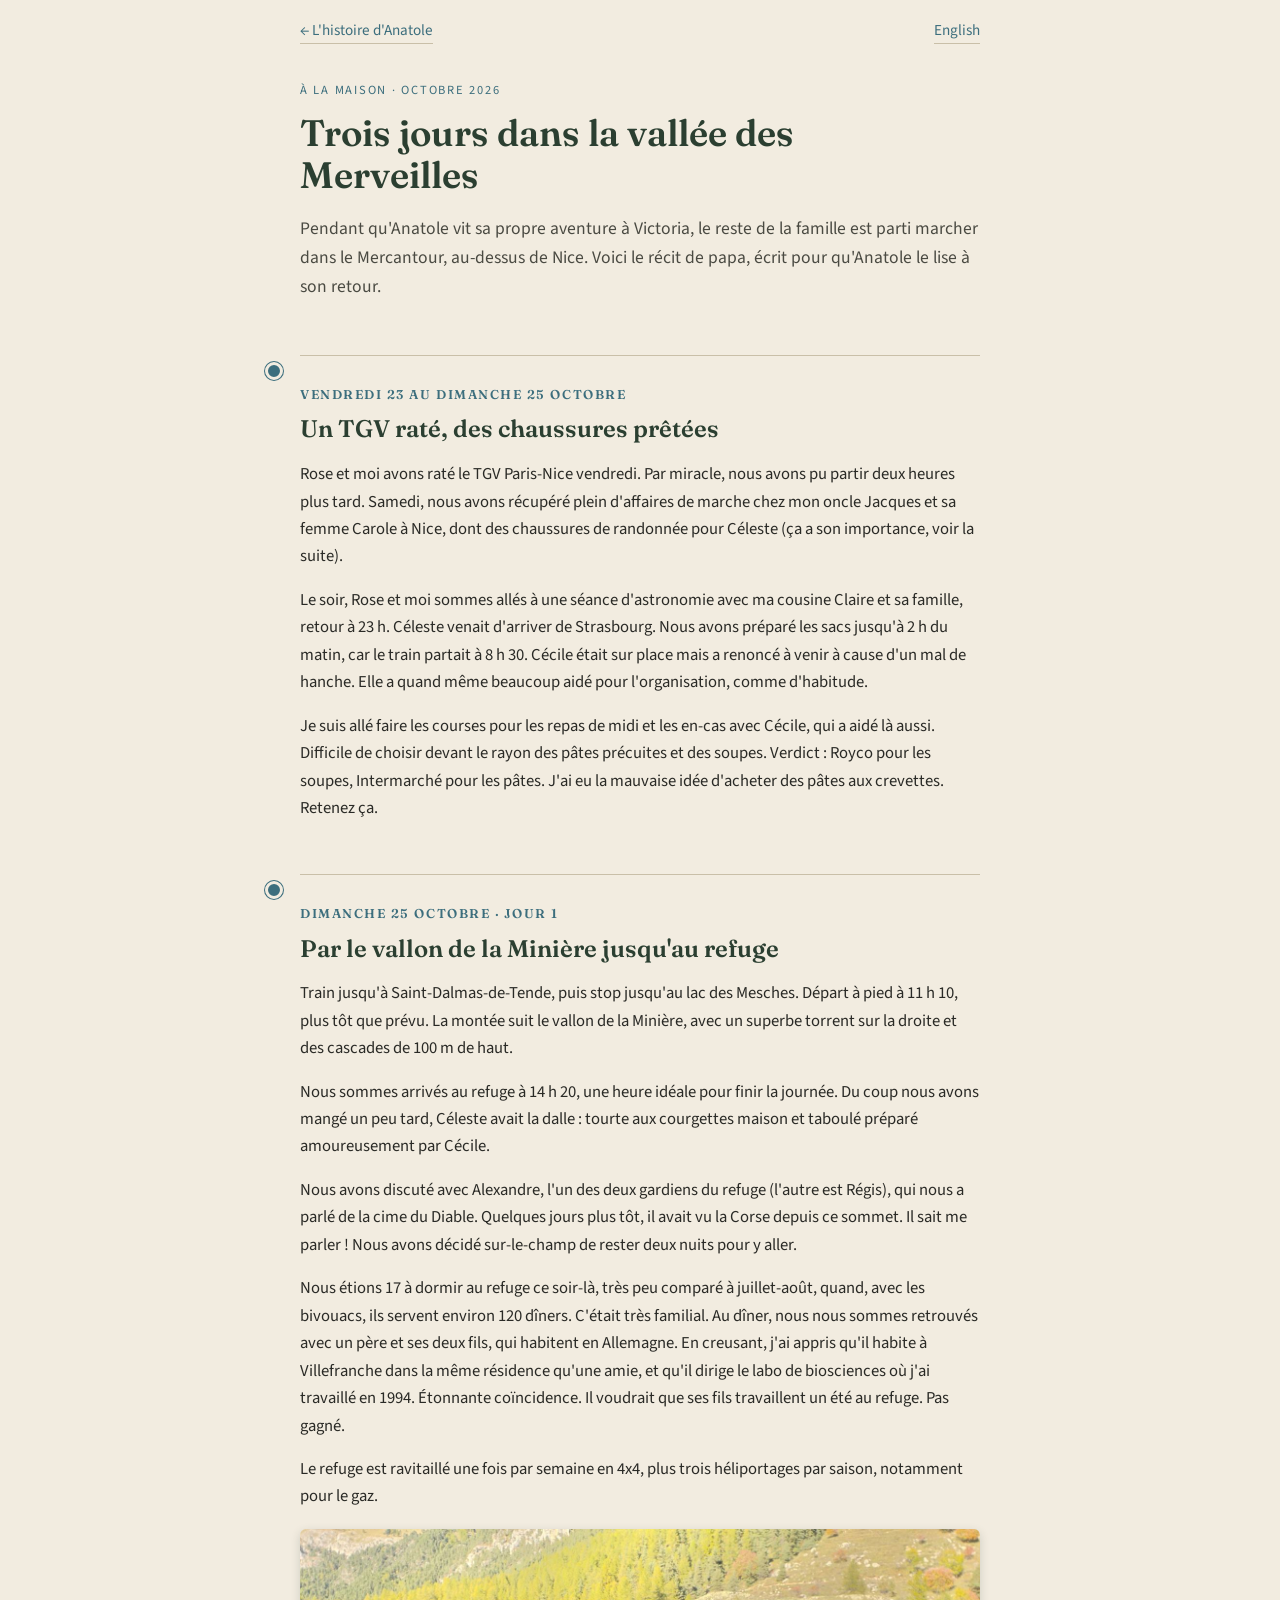
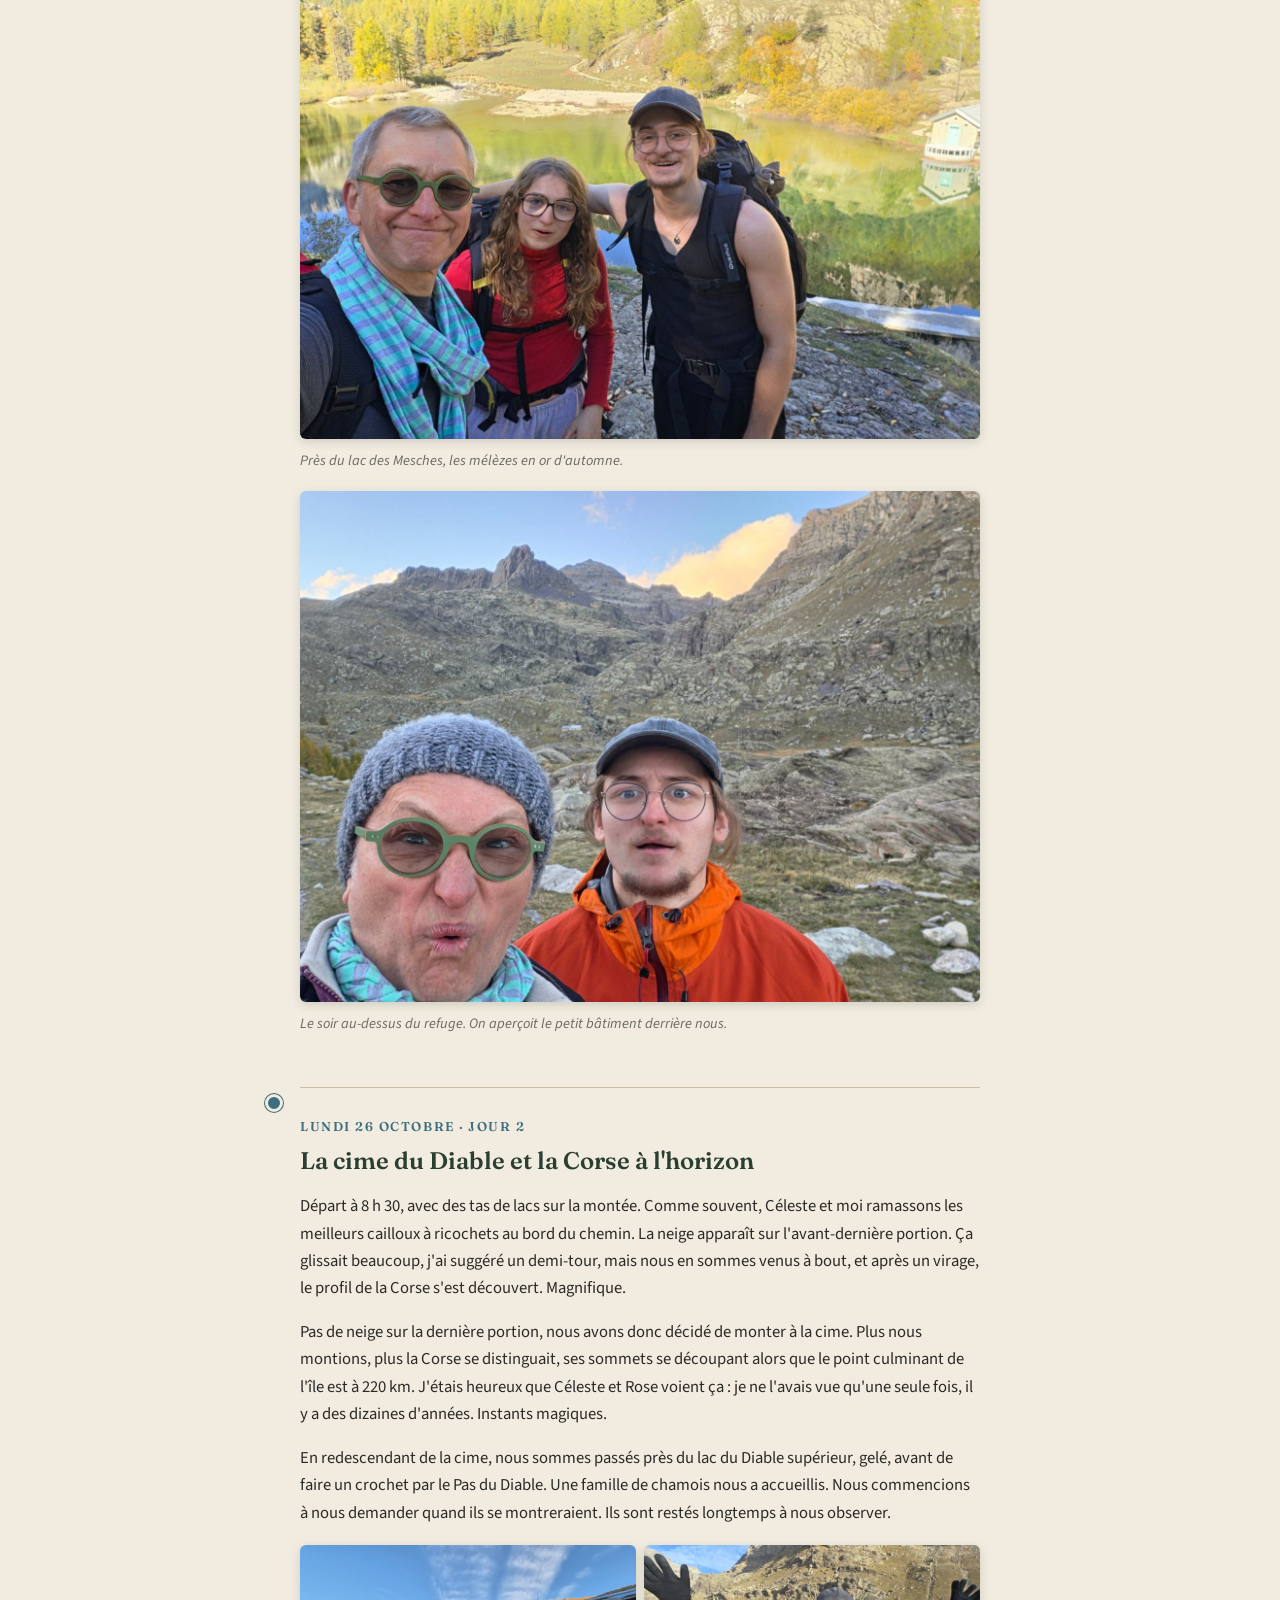
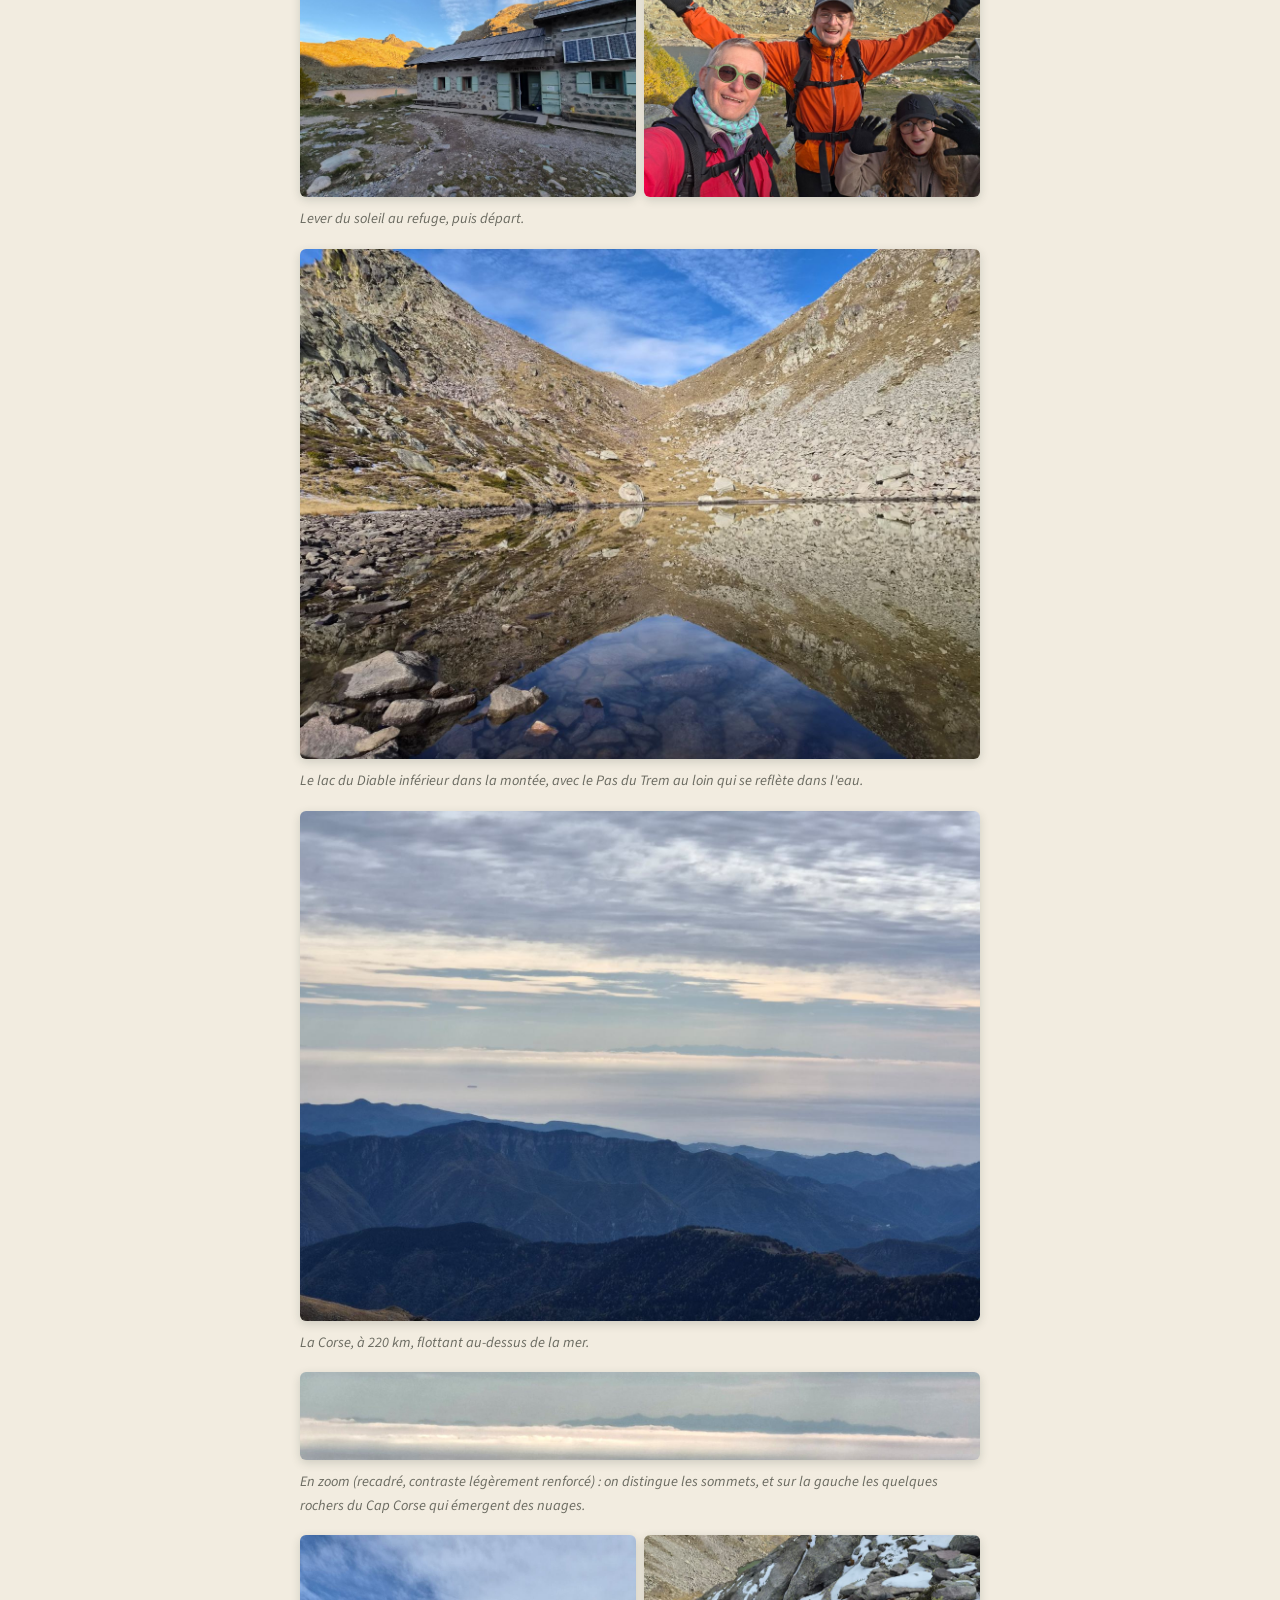
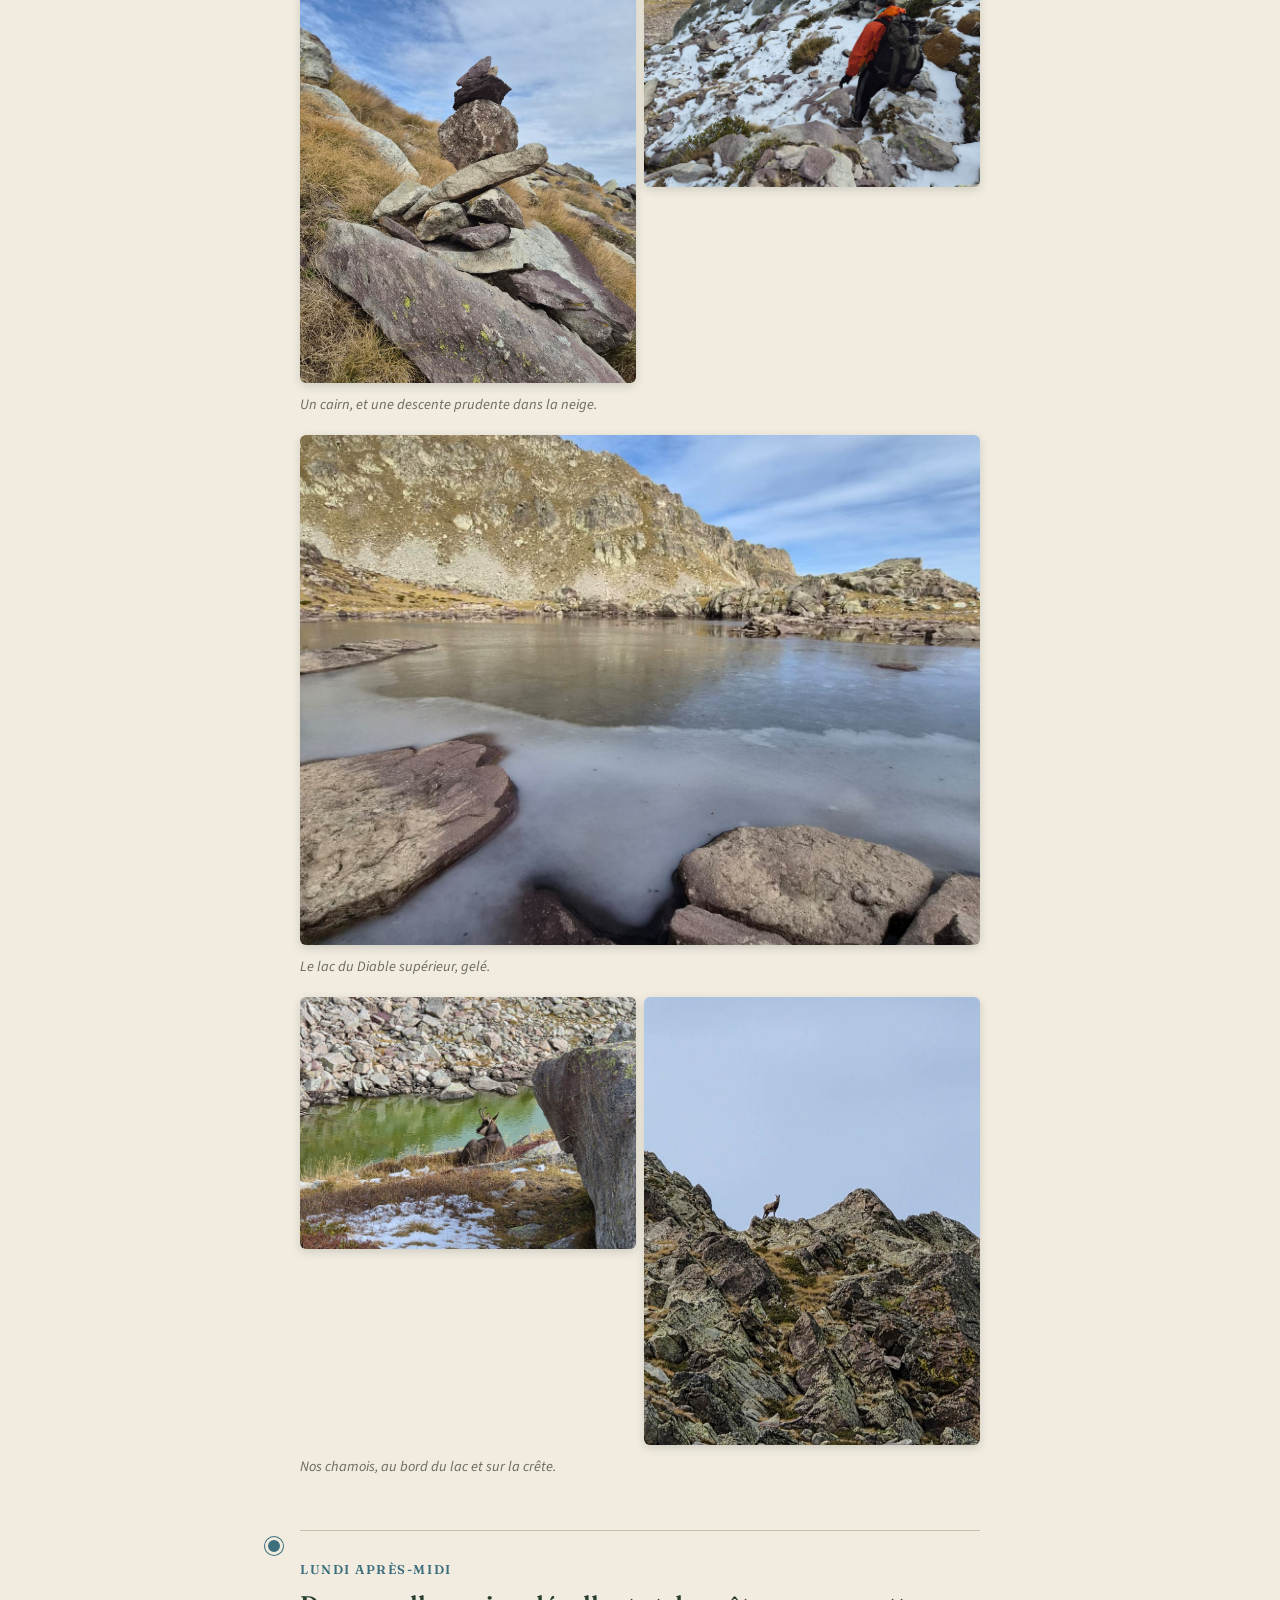
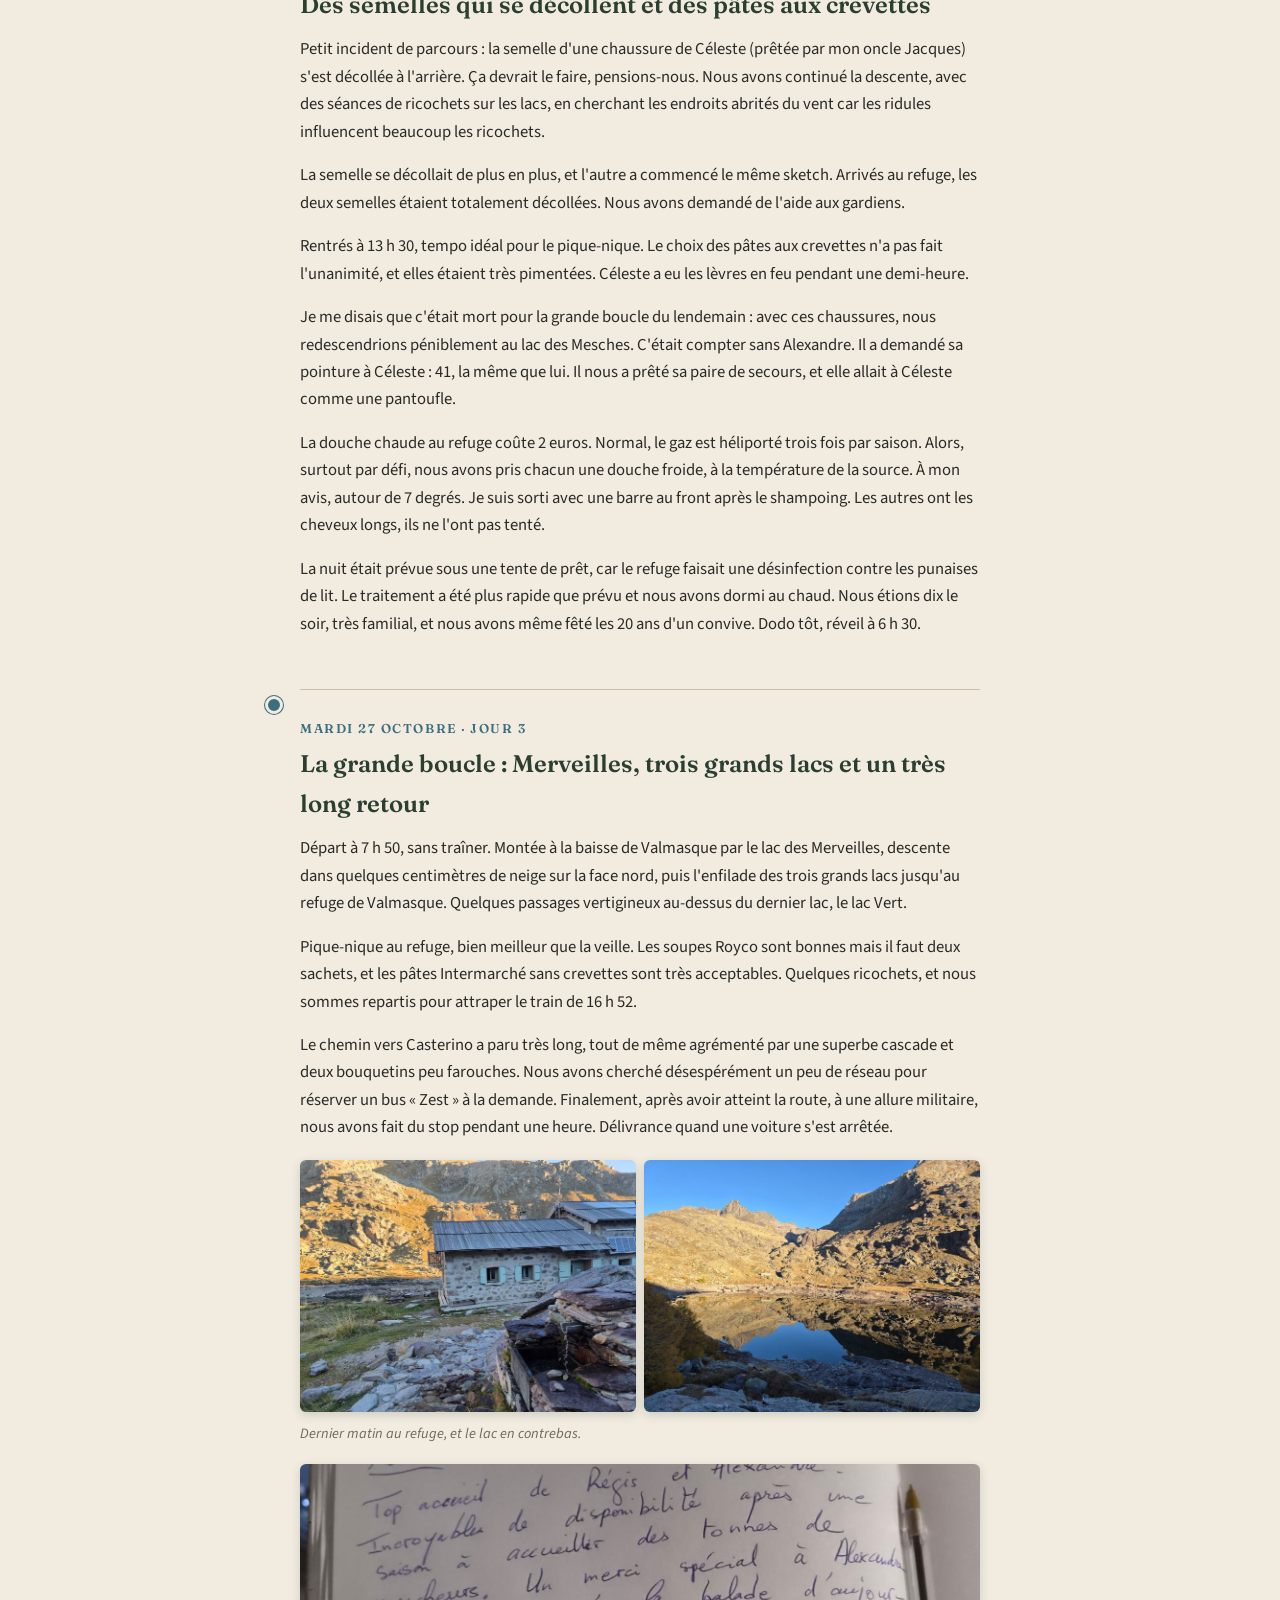
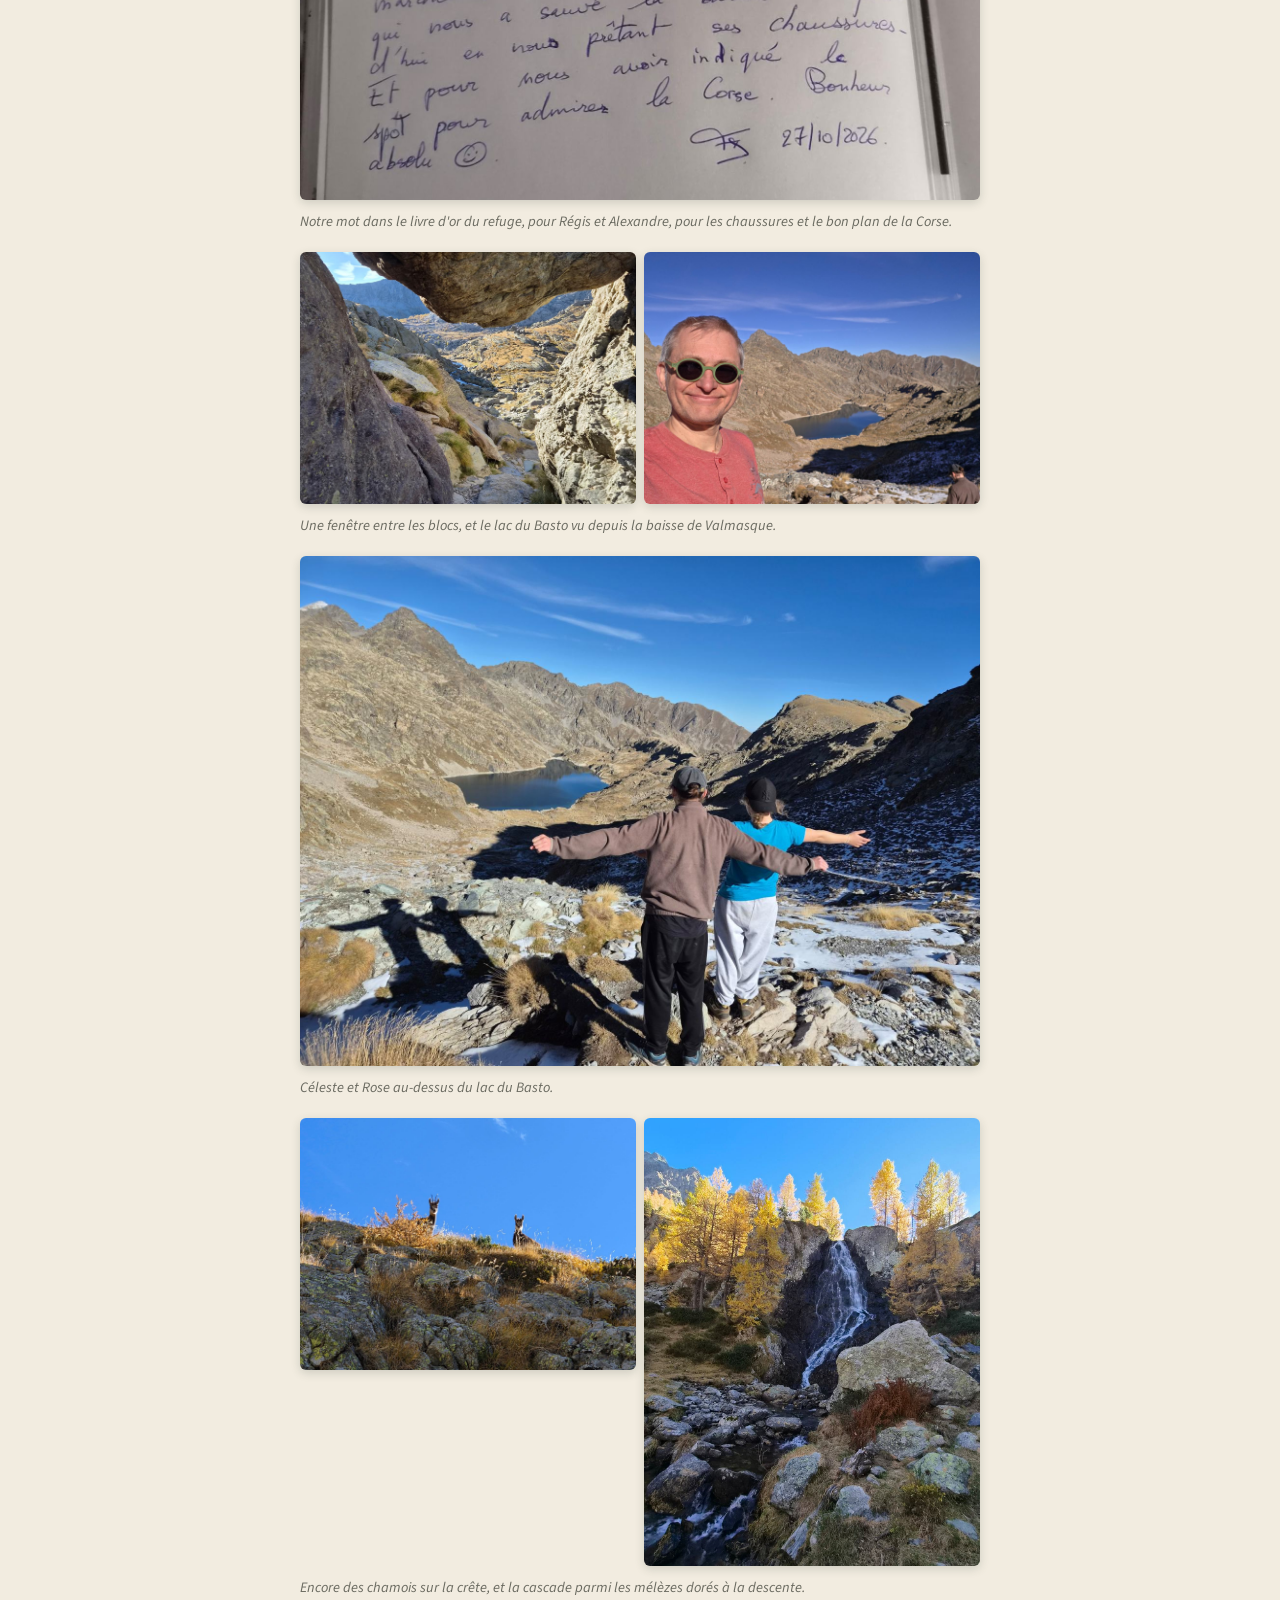
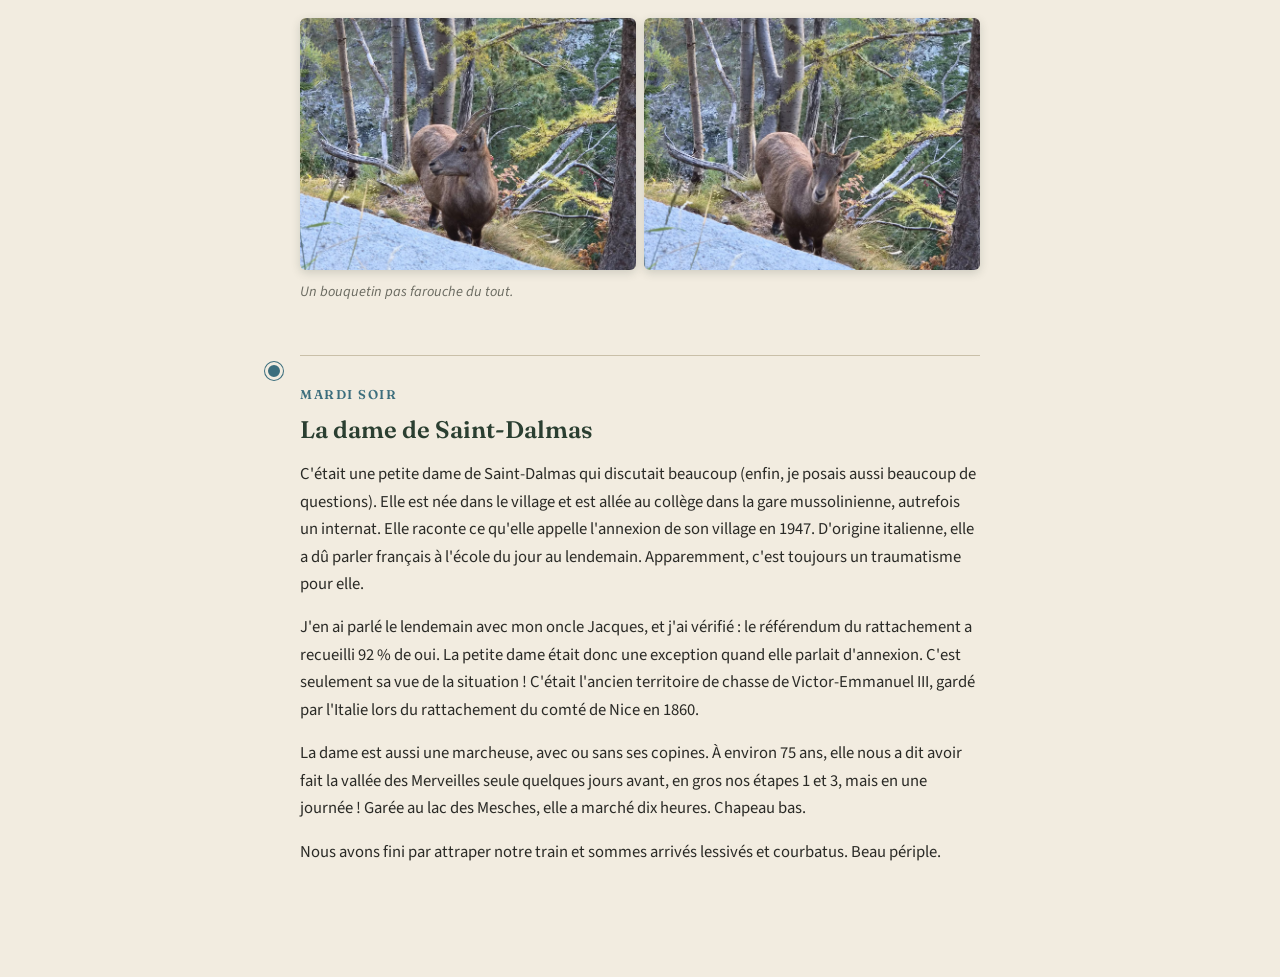
<file: merveilles-fr.html>
<!DOCTYPE html>
<html lang="fr"><head><meta charset="utf-8"><meta name="viewport" content="width=device-width,initial-scale=1">
<title>La vallée des Merveilles, une randonnée</title>
<link rel="preconnect" href="https://fonts.googleapis.com"><link rel="preconnect" href="https://fonts.gstatic.com" crossorigin>
<link href="https://fonts.googleapis.com/css2?family=Fraunces:wght@500;600&family=Source+Sans+3:wght@400;600&display=swap" rel="stylesheet">
<link rel="stylesheet" href="style.css"><link rel="stylesheet" href="merveilles.css">
</head><body class="mv">
<nav class="mv-nav"><a href="index-fr.html">← L'histoire d'Anatole</a><a href="merveilles.html">English</a></nav>
<header class="mv-hero"><div class="kicker">À la maison · octobre 2026</div><h1>Trois jours dans la vallée des Merveilles</h1><p>Pendant qu'Anatole vit sa propre aventure à Victoria, le reste de la famille est parti marcher dans le Mercantour, au-dessus de Nice. Voici le récit de papa, écrit pour qu'Anatole le lise à son retour.</p></header>
<main class="mv-main">
<div class="entry"><div class="date">Vendredi 23 au dimanche 25 octobre</div><h2>Un TGV raté, des chaussures prêtées</h2>
<p>Rose et moi avons raté le TGV Paris-Nice vendredi. Par miracle, nous avons pu partir deux heures plus tard. Samedi, nous avons récupéré plein d'affaires de marche chez mon oncle Jacques et sa femme Carole à Nice, dont des chaussures de randonnée pour Céleste (ça a son importance, voir la suite).</p>
<p>Le soir, Rose et moi sommes allés à une séance d'astronomie avec ma cousine Claire et sa famille, retour à 23 h. Céleste venait d'arriver de Strasbourg. Nous avons préparé les sacs jusqu'à 2 h du matin, car le train partait à 8 h 30. Cécile était sur place mais a renoncé à venir à cause d'un mal de hanche. Elle a quand même beaucoup aidé pour l'organisation, comme d'habitude.</p>
<p>Je suis allé faire les courses pour les repas de midi et les en-cas avec Cécile, qui a aidé là aussi. Difficile de choisir devant le rayon des pâtes précuites et des soupes. Verdict : Royco pour les soupes, Intermarché pour les pâtes. J'ai eu la mauvaise idée d'acheter des pâtes aux crevettes. Retenez ça.</p>
<!-- PHOTOS prep -->
</div>
<div class="entry"><div class="date">Dimanche 25 octobre · Jour 1</div><h2>Par le vallon de la Minière jusqu'au refuge</h2>
<p>Train jusqu'à Saint-Dalmas-de-Tende, puis stop jusqu'au lac des Mesches. Départ à pied à 11 h 10, plus tôt que prévu. La montée suit le vallon de la Minière, avec un superbe torrent sur la droite et des cascades de 100 m de haut.</p>
<p>Nous sommes arrivés au refuge à 14 h 20, une heure idéale pour finir la journée. Du coup nous avons mangé un peu tard, Céleste avait la dalle : tourte aux courgettes maison et taboulé préparé amoureusement par Cécile.</p>
<p>Nous avons discuté avec Alexandre, l'un des deux gardiens du refuge (l'autre est Régis), qui nous a parlé de la cime du Diable. Quelques jours plus tôt, il avait vu la Corse depuis ce sommet. Il sait me parler ! Nous avons décidé sur-le-champ de rester deux nuits pour y aller.</p>
<p>Nous étions 17 à dormir au refuge ce soir-là, très peu comparé à juillet-août, quand, avec les bivouacs, ils servent environ 120 dîners. C'était très familial. Au dîner, nous nous sommes retrouvés avec un père et ses deux fils, qui habitent en Allemagne. En creusant, j'ai appris qu'il habite à Villefranche dans la même résidence qu'une amie, et qu'il dirige le labo de biosciences où j'ai travaillé en 1994. Étonnante coïncidence. Il voudrait que ses fils travaillent un été au refuge. Pas gagné.</p>
<p>Le refuge est ravitaillé une fois par semaine en 4x4, plus trois héliportages par saison, notamment pour le gaz.</p>
<div class="photo-grid">
  <img class="photo" loading="lazy" src="images/mv-d1-start.jpg" alt="Papa, Rose et Céleste devant un lac entouré de mélèzes dorés">
</div>
<p class="caption">Près du lac des Mesches, les mélèzes en or d'automne.</p>
<div class="photo-grid single">
  <img class="photo" loading="lazy" src="images/mv-d1-dusk.jpg" alt="Papa et Céleste devant les hauts sommets au crépuscule, le refuge minuscule derrière">
</div>
<p class="caption">Le soir au-dessus du refuge. On aperçoit le petit bâtiment derrière nous.</p>
</div>
<div class="entry"><div class="date">Lundi 26 octobre · Jour 2</div><h2>La cime du Diable et la Corse à l'horizon</h2>
<p>Départ à 8 h 30, avec des tas de lacs sur la montée. Comme souvent, Céleste et moi ramassons les meilleurs cailloux à ricochets au bord du chemin. La neige apparaît sur l'avant-dernière portion. Ça glissait beaucoup, j'ai suggéré un demi-tour, mais nous en sommes venus à bout, et après un virage, le profil de la Corse s'est découvert. Magnifique.</p>
<p>Pas de neige sur la dernière portion, nous avons donc décidé de monter à la cime. Plus nous montions, plus la Corse se distinguait, ses sommets se découpant alors que le point culminant de l'île est à 220 km. J'étais heureux que Céleste et Rose voient ça : je ne l'avais vue qu'une seule fois, il y a des dizaines d'années. Instants magiques.</p>
<p>En redescendant de la cime, nous sommes passés près du lac du Diable supérieur, gelé, avant de faire un crochet par le Pas du Diable. Une famille de chamois nous a accueillis. Nous commencions à nous demander quand ils se montreraient. Ils sont restés longtemps à nous observer.</p>
<div class="photo-grid">
  <img class="photo" loading="lazy" src="images/mv-d2-refuge.jpg" alt="Le refuge des Merveilles au lever du soleil, les sommets orangés">
  <img class="photo" loading="lazy" src="images/mv-d2-wave.jpg" alt="Papa, Céleste et Rose qui font coucou, le lac et le refuge derrière">
</div>
<p class="caption">Lever du soleil au refuge, puis départ.</p>
<div class="photo-grid single">
  <img class="photo" loading="lazy" src="images/mv-d2-mirror.jpg" alt="Un lac de montagne reflétant parfaitement la vallée et le ciel">
</div>
<p class="caption">Le lac du Diable inférieur dans la montée, avec le Pas du Trem au loin qui se reflète dans l'eau.</p>
<div class="photo-grid single">
  <img class="photo" loading="lazy" src="images/mv-d2-corsica.jpg" alt="Le profil lointain de la Corse au-dessus d'un banc de nuages sur la mer">
</div>
<p class="caption">La Corse, à 220 km, flottant au-dessus de la mer.</p>
<div class="photo-grid single">
  <img class="photo" loading="lazy" src="images/mv-d2-corsica-zoom.jpg" alt="Gros plan sur les montagnes de Corse au-dessus d'un banc de nuages, vues à 220 km">
</div>
<p class="caption">En zoom (recadré, contraste légèrement renforcé) : on distingue les sommets, et sur la gauche les quelques rochers du Cap Corse qui émergent des nuages.</p>
<div class="photo-grid">
  <img class="photo" loading="lazy" src="images/mv-d2-cairn.jpg" alt="Un cairn de pierres plates sur le flanc de la montagne">
  <img class="photo" loading="lazy" src="images/mv-d2-snow.jpg" alt="Céleste qui descend sur des rochers et des plaques de neige">
</div>
<p class="caption">Un cairn, et une descente prudente dans la neige.</p>
<div class="photo-grid single">
  <img class="photo" loading="lazy" src="images/mv-d2-frozen.jpg" alt="Un lac de montagne en partie recouvert d'une fine couche de glace, une crête rocheuse derrière">
</div>
<p class="caption">Le lac du Diable supérieur, gelé.</p>
<div class="photo-grid">
  <img class="photo" loading="lazy" src="images/mv-d2-chamois1.jpg" alt="Un chamois au repos au bord d'un lac vert">
  <img class="photo" loading="lazy" src="images/mv-d2-chamois2.jpg" alt="Un chamois debout sur une crête rocheuse, contre le ciel">
</div>
<p class="caption">Nos chamois, au bord du lac et sur la crête.</p>
</div>
<div class="entry"><div class="date">Lundi après-midi</div><h2>Des semelles qui se décollent et des pâtes aux crevettes</h2>
<p>Petit incident de parcours : la semelle d'une chaussure de Céleste (prêtée par mon oncle Jacques) s'est décollée à l'arrière. Ça devrait le faire, pensions-nous. Nous avons continué la descente, avec des séances de ricochets sur les lacs, en cherchant les endroits abrités du vent car les ridules influencent beaucoup les ricochets.</p>
<p>La semelle se décollait de plus en plus, et l'autre a commencé le même sketch. Arrivés au refuge, les deux semelles étaient totalement décollées. Nous avons demandé de l'aide aux gardiens.</p>
<p>Rentrés à 13 h 30, tempo idéal pour le pique-nique. Le choix des pâtes aux crevettes n'a pas fait l'unanimité, et elles étaient très pimentées. Céleste a eu les lèvres en feu pendant une demi-heure.</p>
<p>Je me disais que c'était mort pour la grande boucle du lendemain : avec ces chaussures, nous redescendrions péniblement au lac des Mesches. C'était compter sans Alexandre. Il a demandé sa pointure à Céleste : 41, la même que lui. Il nous a prêté sa paire de secours, et elle allait à Céleste comme une pantoufle.</p>
<p>La douche chaude au refuge coûte 2 euros. Normal, le gaz est héliporté trois fois par saison. Alors, surtout par défi, nous avons pris chacun une douche froide, à la température de la source. À mon avis, autour de 7 degrés. Je suis sorti avec une barre au front après le shampoing. Les autres ont les cheveux longs, ils ne l'ont pas tenté.</p>
<p>La nuit était prévue sous une tente de prêt, car le refuge faisait une désinfection contre les punaises de lit. Le traitement a été plus rapide que prévu et nous avons dormi au chaud. Nous étions dix le soir, très familial, et nous avons même fêté les 20 ans d'un convive. Dodo tôt, réveil à 6 h 30.</p>
<!-- PHOTOS day2b -->
</div>
<div class="entry"><div class="date">Mardi 27 octobre · Jour 3</div><h2>La grande boucle : Merveilles, trois grands lacs et un très long retour</h2>
<p>Départ à 7 h 50, sans traîner. Montée à la baisse de Valmasque par le lac des Merveilles, descente dans quelques centimètres de neige sur la face nord, puis l'enfilade des trois grands lacs jusqu'au refuge de Valmasque. Quelques passages vertigineux au-dessus du dernier lac, le lac Vert.</p>
<p>Pique-nique au refuge, bien meilleur que la veille. Les soupes Royco sont bonnes mais il faut deux sachets, et les pâtes Intermarché sans crevettes sont très acceptables. Quelques ricochets, et nous sommes repartis pour attraper le train de 16 h 52.</p>
<p>Le chemin vers Casterino a paru très long, tout de même agrémenté par une superbe cascade et deux bouquetins peu farouches. Nous avons cherché désespérément un peu de réseau pour réserver un bus « Zest » à la demande. Finalement, après avoir atteint la route, à une allure militaire, nous avons fait du stop pendant une heure. Délivrance quand une voiture s'est arrêtée.</p>
<div class="photo-grid">
  <img class="photo" loading="lazy" src="images/mv-d3-fountain.jpg" alt="Le refuge au lever du soleil, avec la fontaine en pierre au premier plan">
  <img class="photo" loading="lazy" src="images/mv-d3-lake.jpg" alt="Un lac calme qui reflète des versants dorés, le refuge minuscule au loin">
</div>
<p class="caption">Dernier matin au refuge, et le lac en contrebas.</p>
<div class="photo-grid single">
  <img class="photo" loading="lazy" src="images/mv-d3-guestbook.jpg" alt="Mot de remerciement manuscrit dans le livre d'or du refuge">
</div>
<p class="caption">Notre mot dans le livre d'or du refuge, pour Régis et Alexandre, pour les chaussures et le bon plan de la Corse.</p>
<div class="photo-grid">
  <img class="photo" loading="lazy" src="images/mv-d3-arch.jpg" alt="Vue sur la vallée entre deux énormes blocs de rocher">
  <img class="photo" loading="lazy" src="images/mv-d3-selfie.jpg" alt="Papa en lunettes de soleil, un lac de montagne et des sommets derrière lui">
</div>
<p class="caption">Une fenêtre entre les blocs, et le lac du Basto vu depuis la baisse de Valmasque.</p>
<div class="photo-grid single">
  <img class="photo" loading="lazy" src="images/mv-d3-arms.jpg" alt="Céleste et Rose de dos, bras écartés au-dessus d'un lac de montagne, leurs ombres sur les rochers">
</div>
<p class="caption">Céleste et Rose au-dessus du lac du Basto.</p>
<div class="photo-grid">
  <img class="photo" loading="lazy" src="images/mv-d3-chamois.jpg" alt="Deux chamois qui regardent depuis une crête herbeuse, sur un ciel bleu profond">
  <img class="photo" loading="lazy" src="images/mv-d3-waterfall.jpg" alt="Une cascade entourée de mélèzes dorés sous un ciel bleu">
</div>
<p class="caption">Encore des chamois sur la crête, et la cascade parmi les mélèzes dorés à la descente.</p>
<div class="photo-grid">
  <img class="photo" loading="lazy" src="images/mv-d3-ibex1.jpg" alt="Un bouquetin sur le flanc de la montagne, parmi les mélèzes">
  <img class="photo" loading="lazy" src="images/mv-d3-ibex2.jpg" alt="Le même bouquetin qui regarde droit vers l'appareil photo">
</div>
<p class="caption">Un bouquetin pas farouche du tout.</p>
</div>
<div class="entry"><div class="date">Mardi soir</div><h2>La dame de Saint-Dalmas</h2>
<p>C'était une petite dame de Saint-Dalmas qui discutait beaucoup (enfin, je posais aussi beaucoup de questions). Elle est née dans le village et est allée au collège dans la gare mussolinienne, autrefois un internat. Elle raconte ce qu'elle appelle l'annexion de son village en 1947. D'origine italienne, elle a dû parler français à l'école du jour au lendemain. Apparemment, c'est toujours un traumatisme pour elle.</p>
<p>J'en ai parlé le lendemain avec mon oncle Jacques, et j'ai vérifié : le référendum du rattachement a recueilli 92 % de oui. La petite dame était donc une exception quand elle parlait d'annexion. C'est seulement sa vue de la situation ! C'était l'ancien territoire de chasse de Victor-Emmanuel III, gardé par l'Italie lors du rattachement du comté de Nice en 1860.</p>
<p>La dame est aussi une marcheuse, avec ou sans ses copines. À environ 75 ans, elle nous a dit avoir fait la vallée des Merveilles seule quelques jours avant, en gros nos étapes 1 et 3, mais en une journée ! Garée au lac des Mesches, elle a marché dix heures. Chapeau bas.</p>
<p>Nous avons fini par attraper notre train et sommes arrivés lessivés et courbatus. Beau périple.</p>
<!-- PHOTOS end -->
</div>

</main>
<script src="lb.js"></script>
</body></html>
</file>
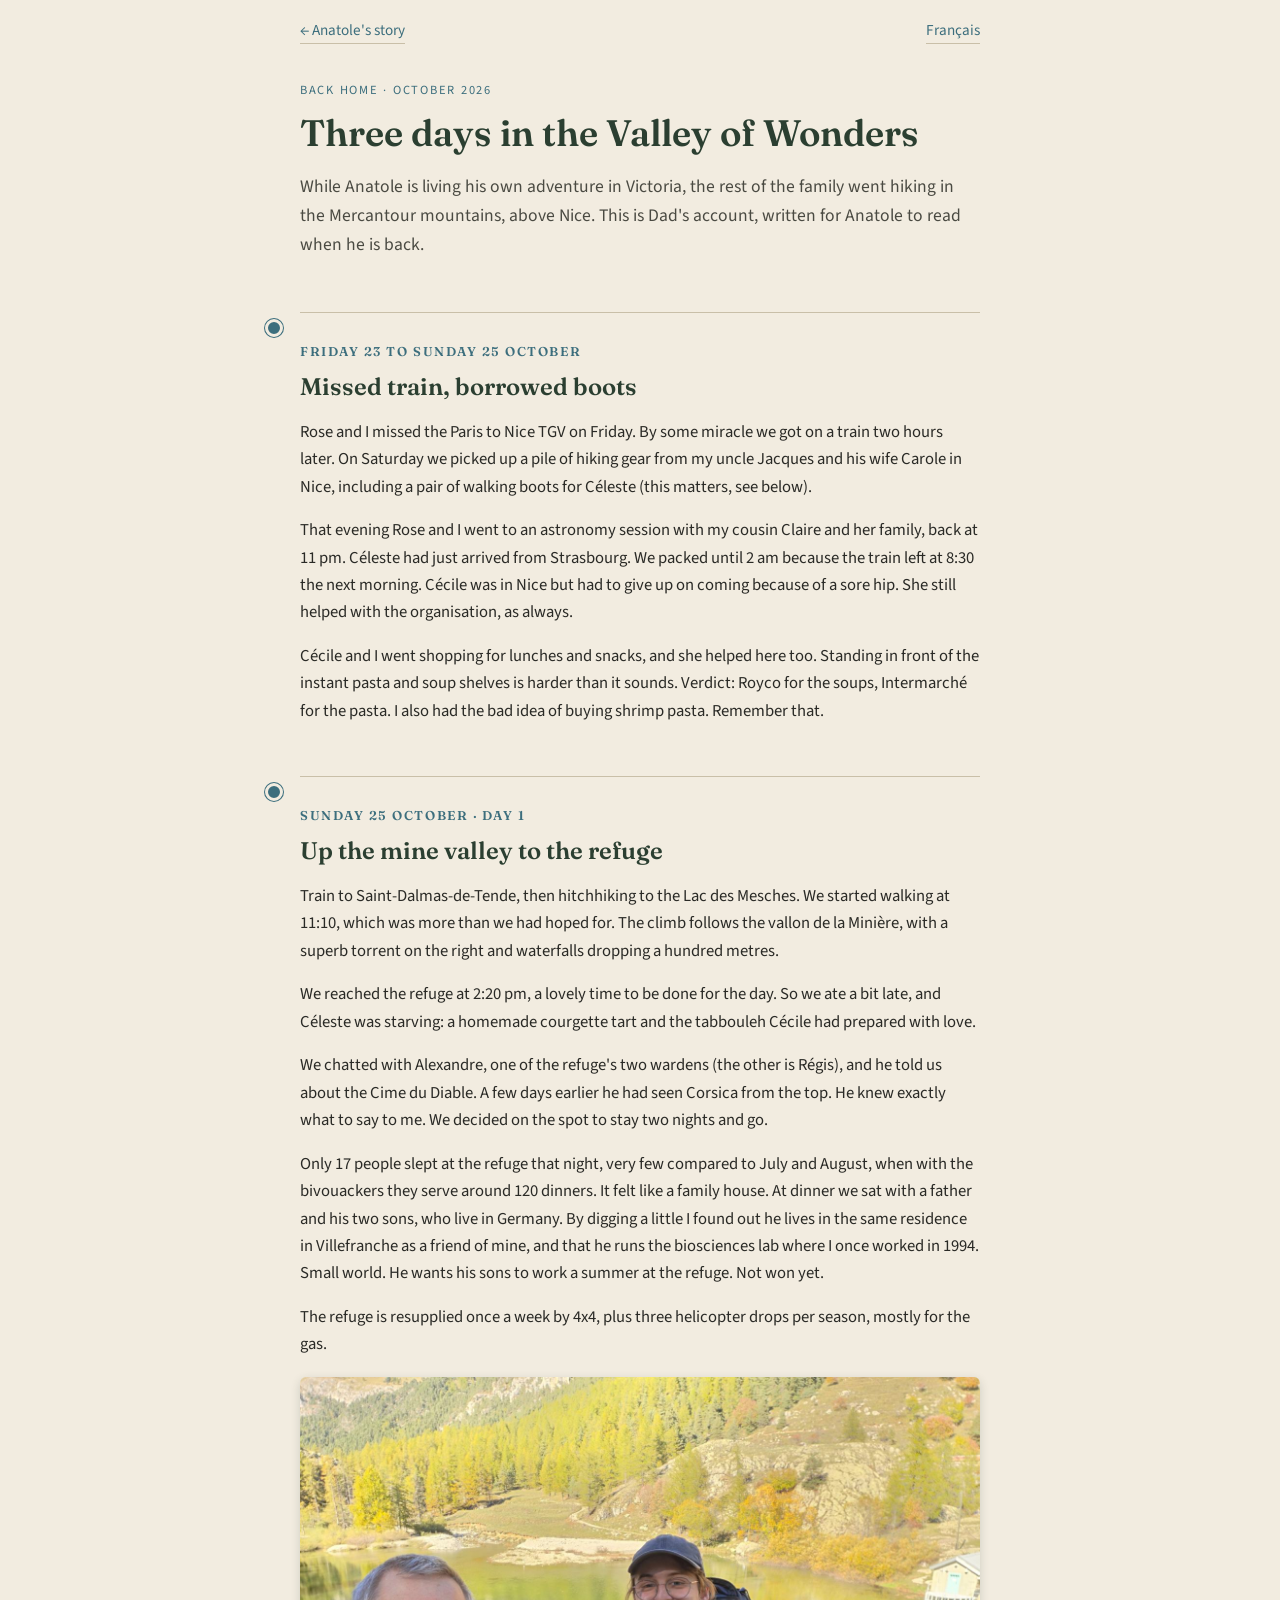
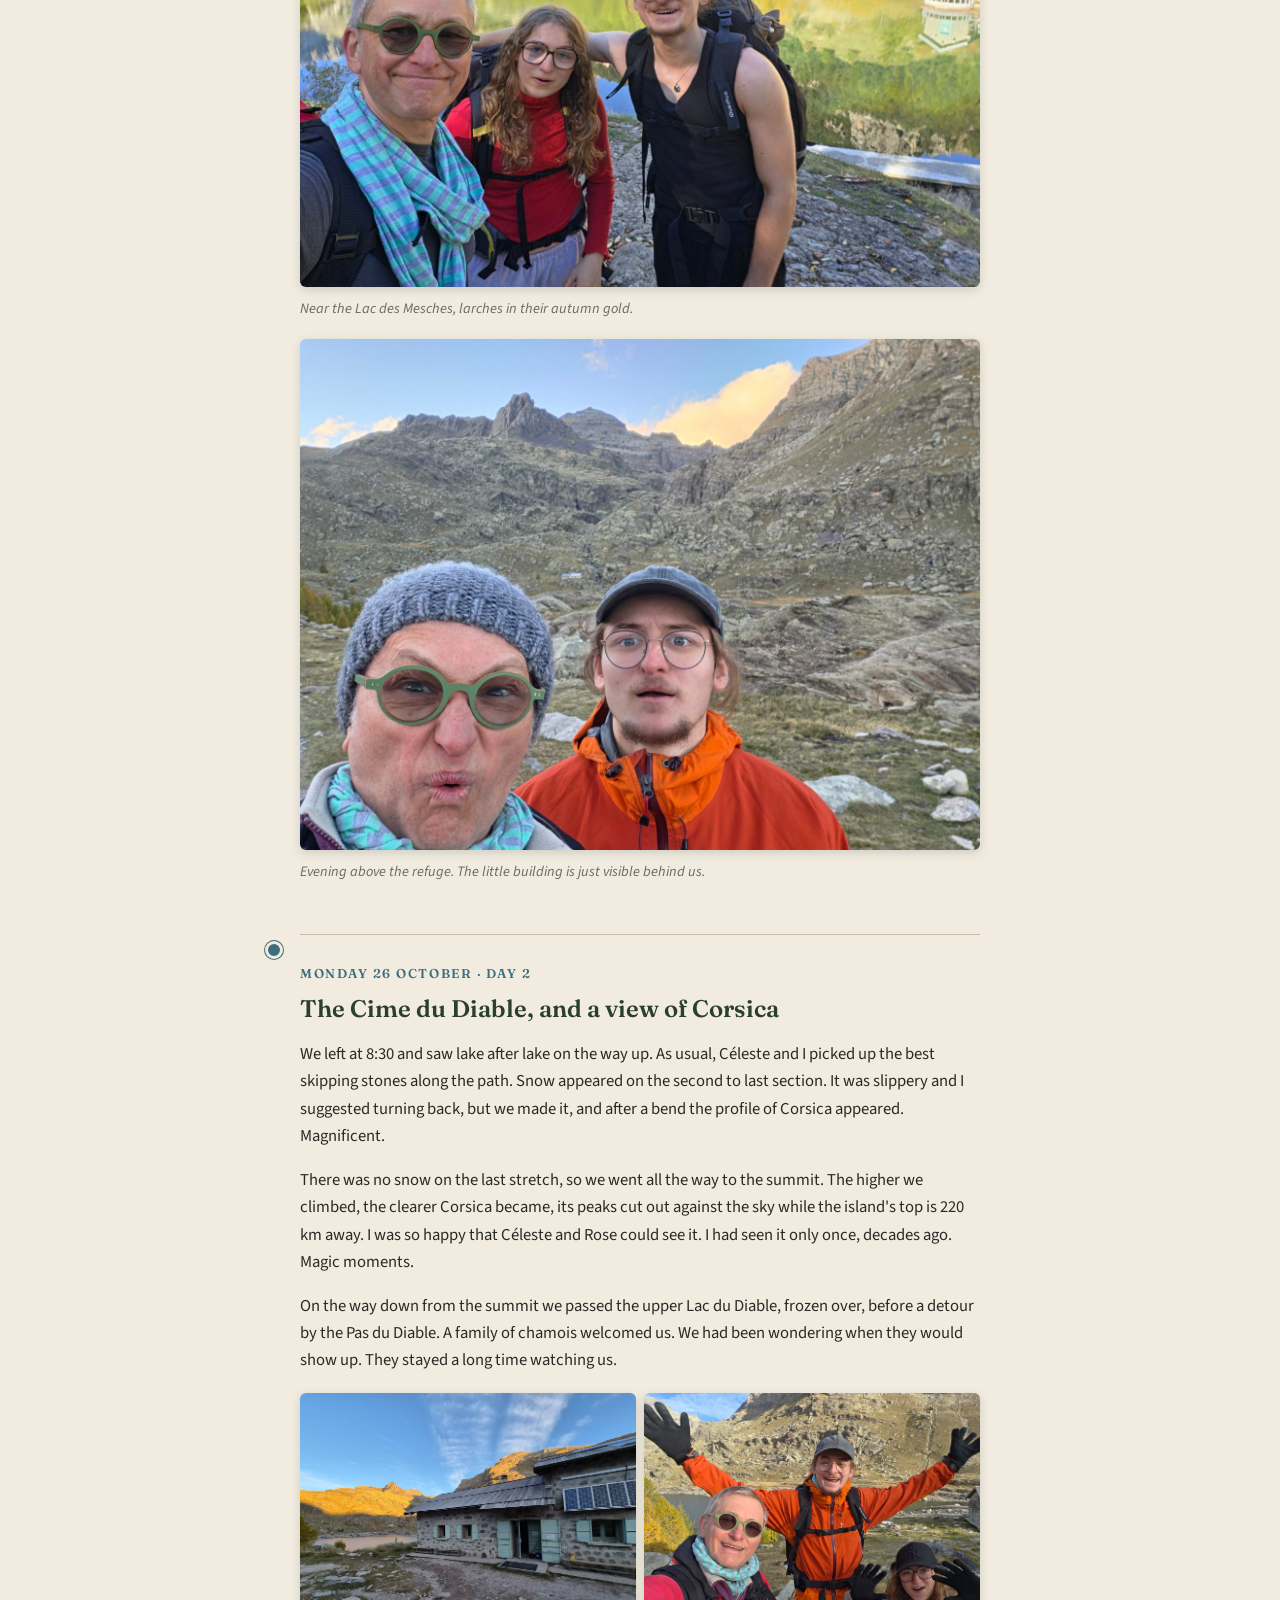
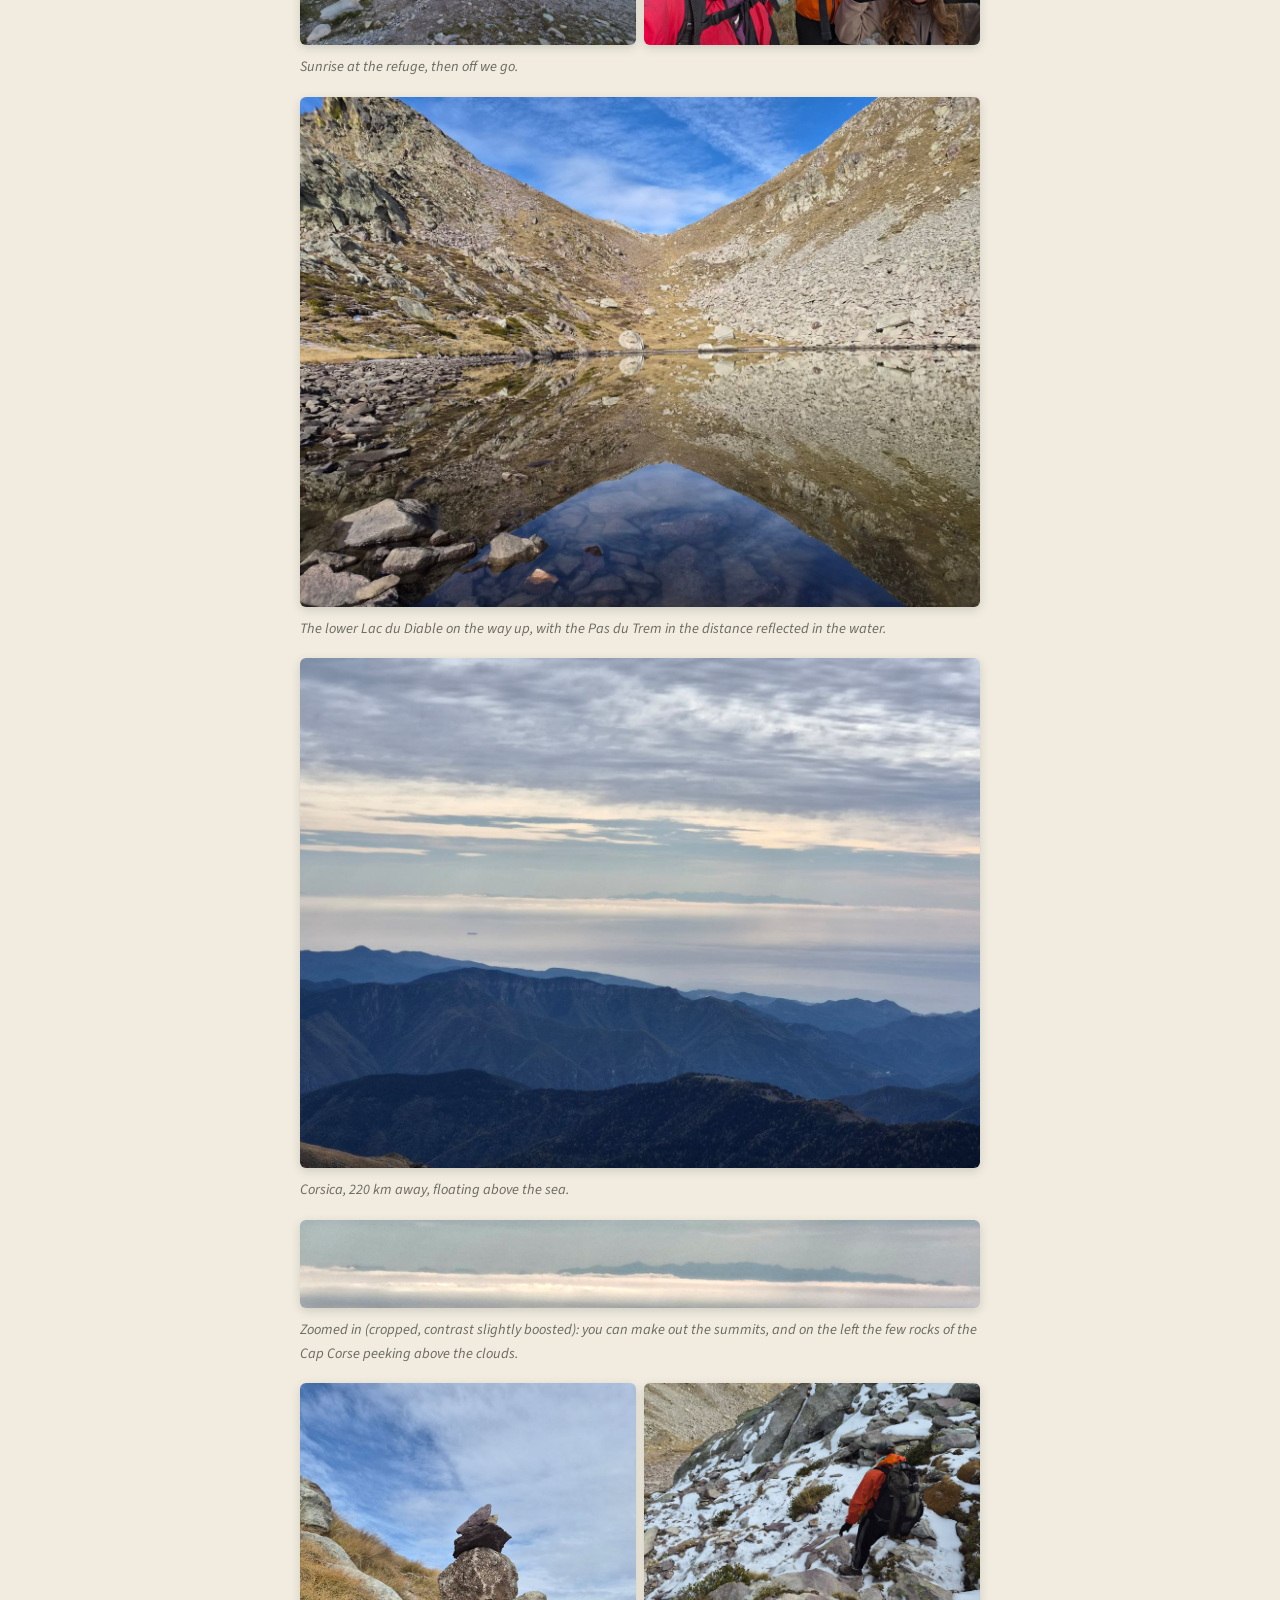
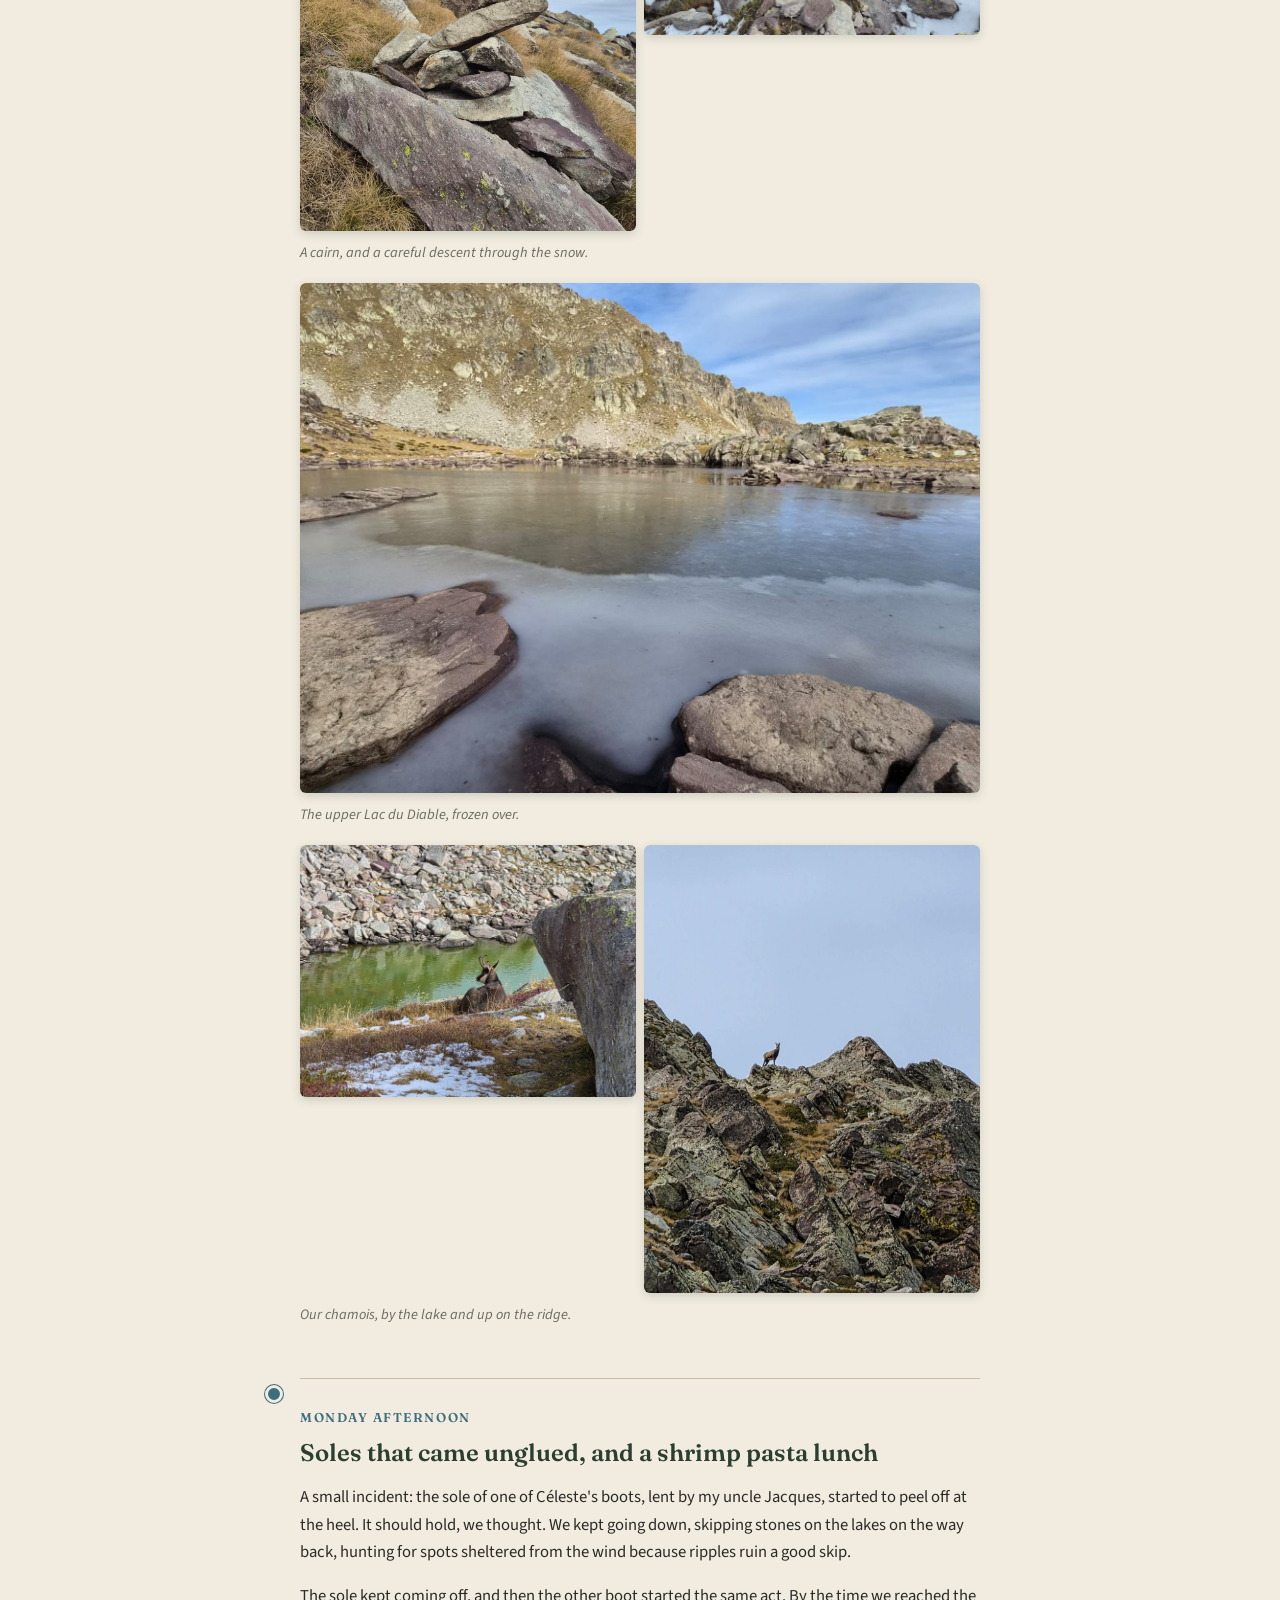
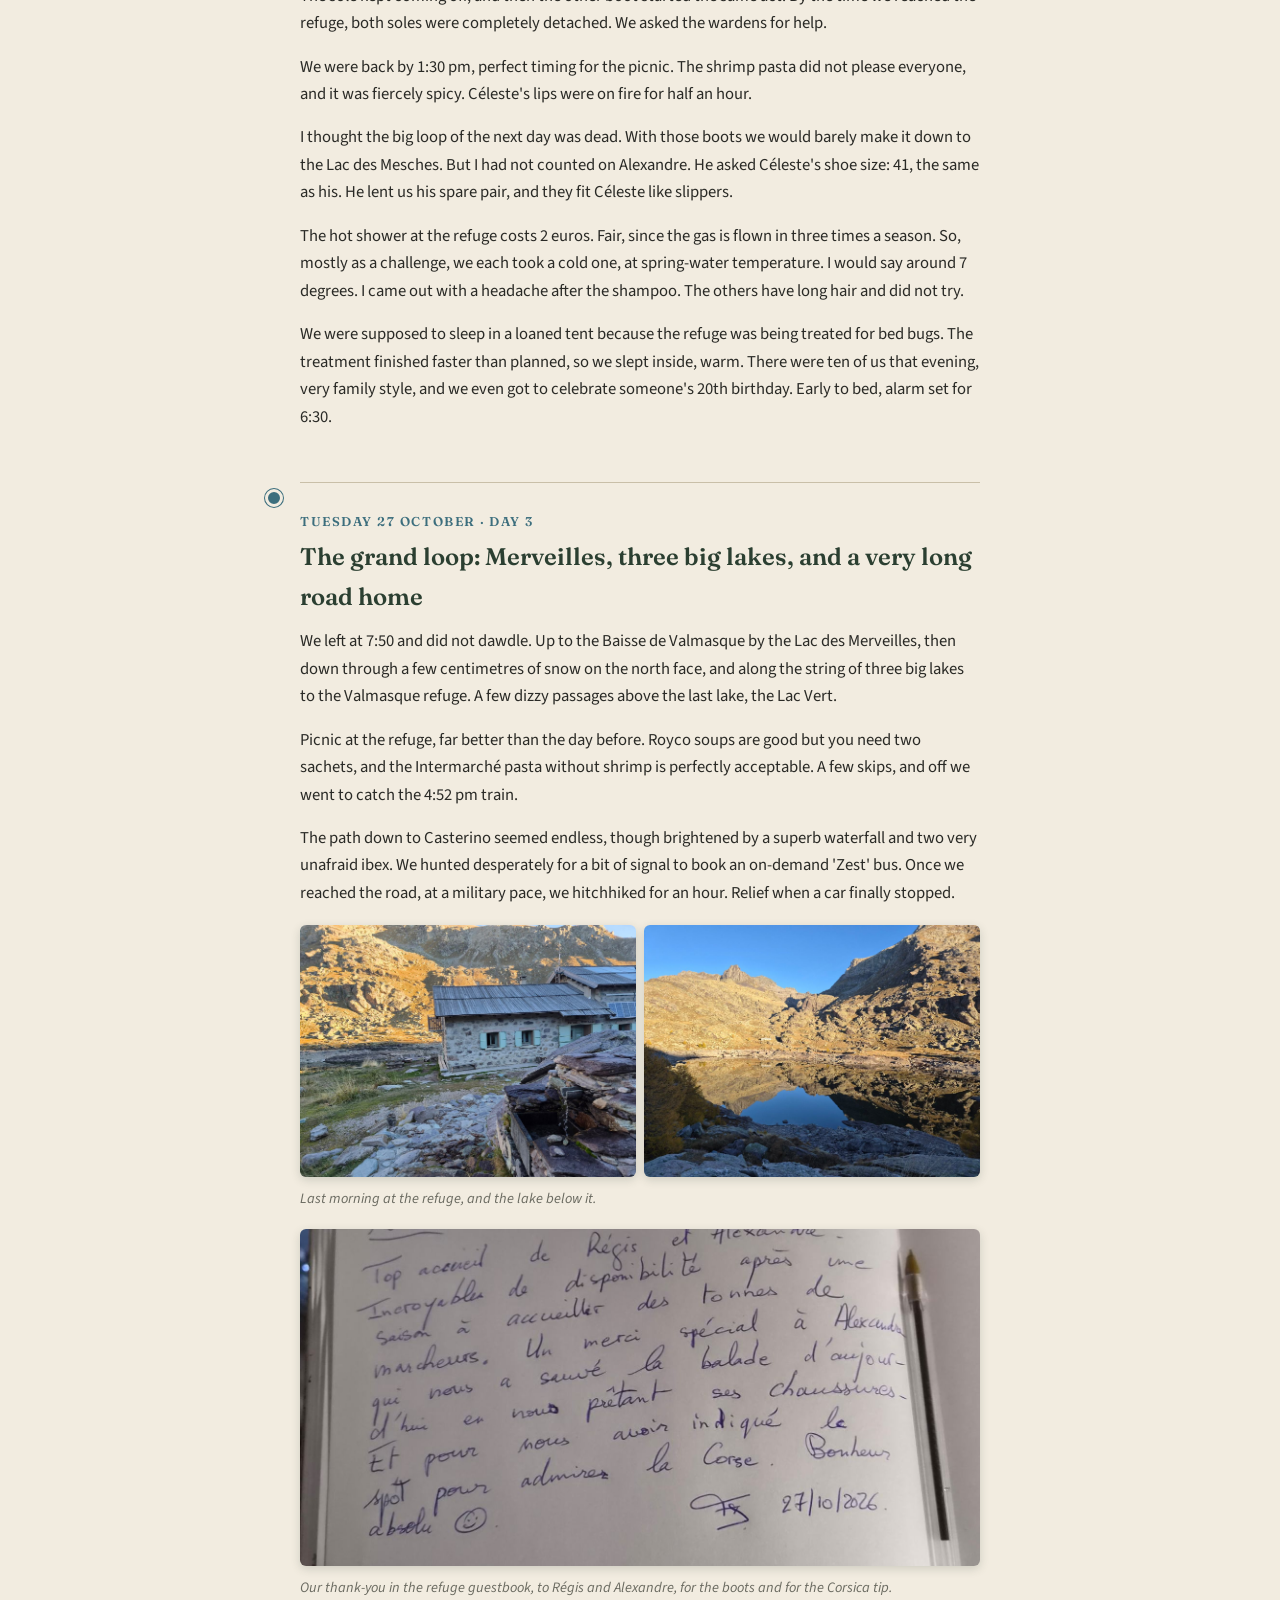
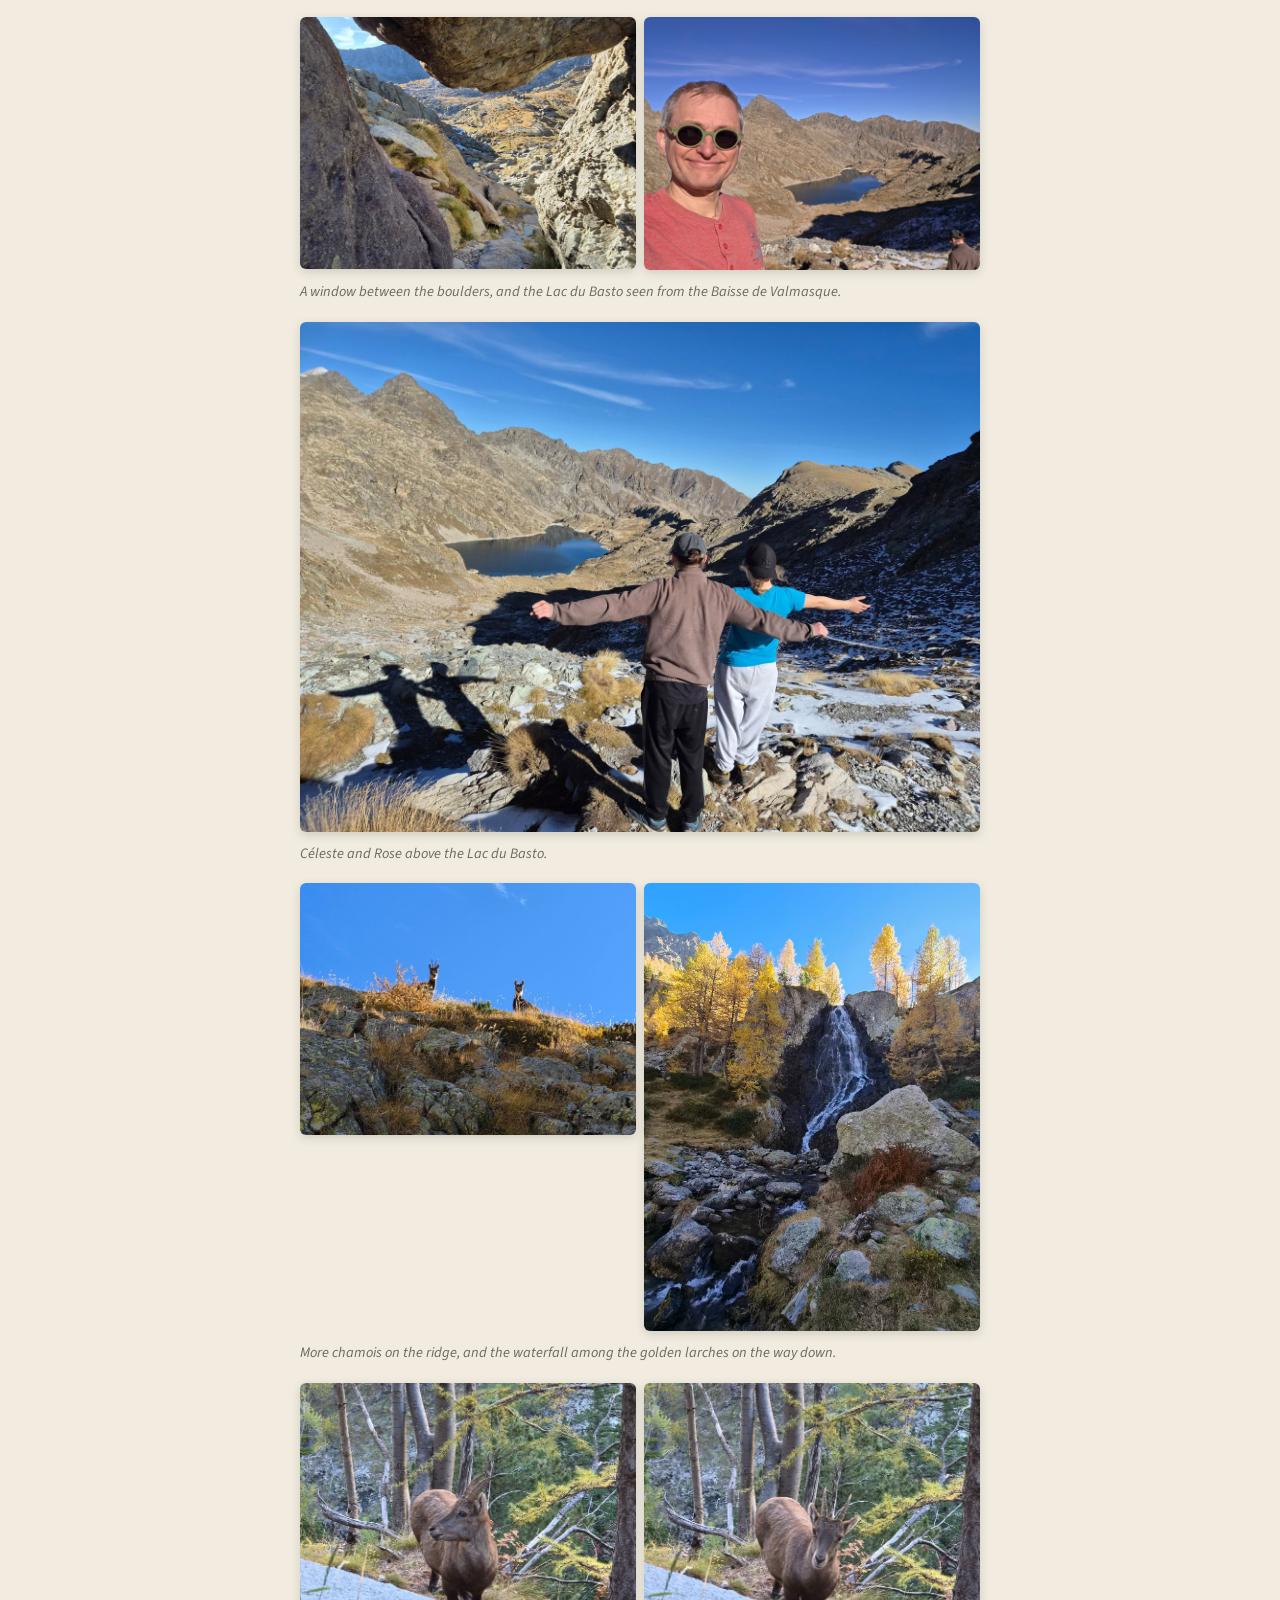
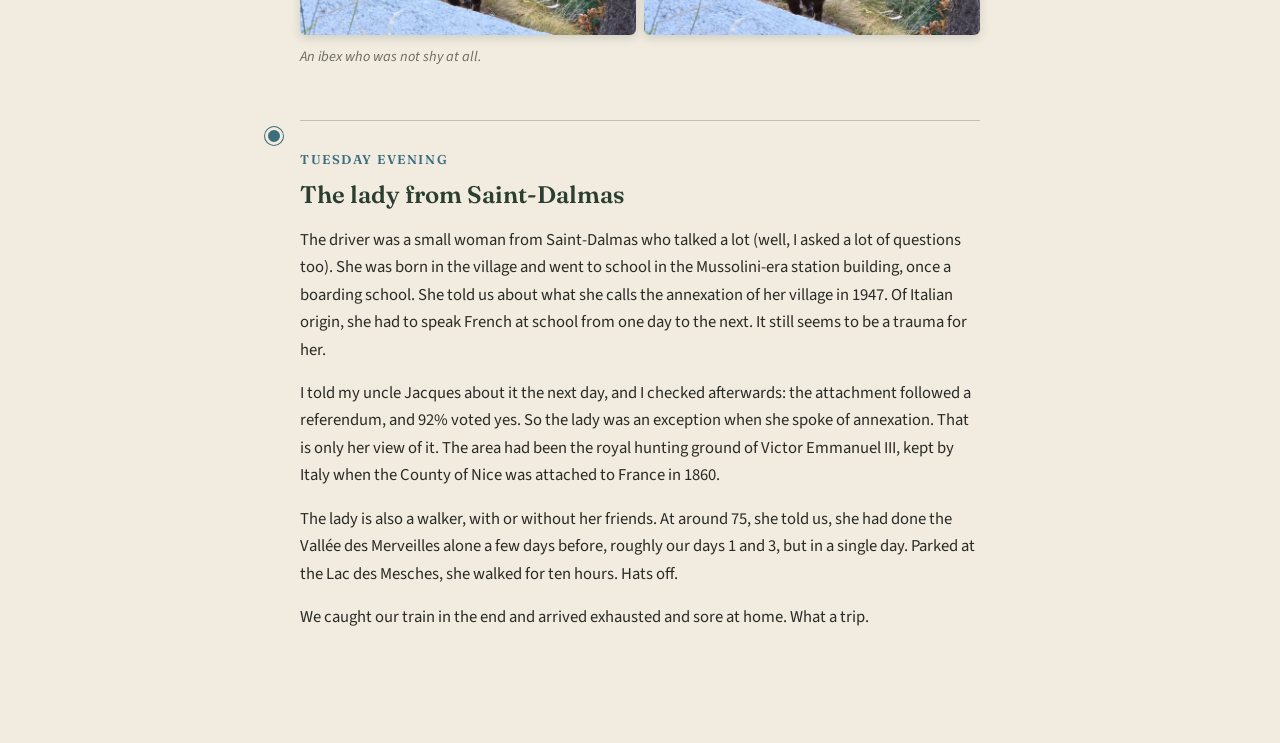
<file: merveilles.html>
<!DOCTYPE html>
<html lang="en"><head><meta charset="utf-8"><meta name="viewport" content="width=device-width,initial-scale=1">
<title>The Valley of Wonders, a hike</title>
<link rel="preconnect" href="https://fonts.googleapis.com"><link rel="preconnect" href="https://fonts.gstatic.com" crossorigin>
<link href="https://fonts.googleapis.com/css2?family=Fraunces:wght@500;600&family=Source+Sans+3:wght@400;600&display=swap" rel="stylesheet">
<link rel="stylesheet" href="style.css"><link rel="stylesheet" href="merveilles.css">
</head><body class="mv">
<nav class="mv-nav"><a href="index.html">← Anatole's story</a><a href="merveilles-fr.html">Français</a></nav>
<header class="mv-hero"><div class="kicker">Back home · October 2026</div><h1>Three days in the Valley of Wonders</h1><p>While Anatole is living his own adventure in Victoria, the rest of the family went hiking in the Mercantour mountains, above Nice. This is Dad's account, written for Anatole to read when he is back.</p></header>
<main class="mv-main">
<div class="entry"><div class="date">Friday 23 to Sunday 25 October</div><h2>Missed train, borrowed boots</h2>
<p>Rose and I missed the Paris to Nice TGV on Friday. By some miracle we got on a train two hours later. On Saturday we picked up a pile of hiking gear from my uncle Jacques and his wife Carole in Nice, including a pair of walking boots for Céleste (this matters, see below).</p>
<p>That evening Rose and I went to an astronomy session with my cousin Claire and her family, back at 11 pm. Céleste had just arrived from Strasbourg. We packed until 2 am because the train left at 8:30 the next morning. Cécile was in Nice but had to give up on coming because of a sore hip. She still helped with the organisation, as always.</p>
<p>Cécile and I went shopping for lunches and snacks, and she helped here too. Standing in front of the instant pasta and soup shelves is harder than it sounds. Verdict: Royco for the soups, Intermarché for the pasta. I also had the bad idea of buying shrimp pasta. Remember that.</p>
<!-- PHOTOS prep -->
</div>
<div class="entry"><div class="date">Sunday 25 October · Day 1</div><h2>Up the mine valley to the refuge</h2>
<p>Train to Saint-Dalmas-de-Tende, then hitchhiking to the Lac des Mesches. We started walking at 11:10, which was more than we had hoped for. The climb follows the vallon de la Minière, with a superb torrent on the right and waterfalls dropping a hundred metres.</p>
<p>We reached the refuge at 2:20 pm, a lovely time to be done for the day. So we ate a bit late, and Céleste was starving: a homemade courgette tart and the tabbouleh Cécile had prepared with love.</p>
<p>We chatted with Alexandre, one of the refuge's two wardens (the other is Régis), and he told us about the Cime du Diable. A few days earlier he had seen Corsica from the top. He knew exactly what to say to me. We decided on the spot to stay two nights and go.</p>
<p>Only 17 people slept at the refuge that night, very few compared to July and August, when with the bivouackers they serve around 120 dinners. It felt like a family house. At dinner we sat with a father and his two sons, who live in Germany. By digging a little I found out he lives in the same residence in Villefranche as a friend of mine, and that he runs the biosciences lab where I once worked in 1994. Small world. He wants his sons to work a summer at the refuge. Not won yet.</p>
<p>The refuge is resupplied once a week by 4x4, plus three helicopter drops per season, mostly for the gas.</p>
<div class="photo-grid">
  <img class="photo" loading="lazy" src="images/mv-d1-start.jpg" alt="Dad, Rose and Céleste in front of a lake with golden larches">
</div>
<p class="caption">Near the Lac des Mesches, larches in their autumn gold.</p>
<div class="photo-grid single">
  <img class="photo" loading="lazy" src="images/mv-d1-dusk.jpg" alt="Dad and Céleste in front of the high peaks at dusk, the refuge a tiny speck behind">
</div>
<p class="caption">Evening above the refuge. The little building is just visible behind us.</p>
</div>
<div class="entry"><div class="date">Monday 26 October · Day 2</div><h2>The Cime du Diable, and a view of Corsica</h2>
<p>We left at 8:30 and saw lake after lake on the way up. As usual, Céleste and I picked up the best skipping stones along the path. Snow appeared on the second to last section. It was slippery and I suggested turning back, but we made it, and after a bend the profile of Corsica appeared. Magnificent.</p>
<p>There was no snow on the last stretch, so we went all the way to the summit. The higher we climbed, the clearer Corsica became, its peaks cut out against the sky while the island's top is 220 km away. I was so happy that Céleste and Rose could see it. I had seen it only once, decades ago. Magic moments.</p>
<p>On the way down from the summit we passed the upper Lac du Diable, frozen over, before a detour by the Pas du Diable. A family of chamois welcomed us. We had been wondering when they would show up. They stayed a long time watching us.</p>
<div class="photo-grid">
  <img class="photo" loading="lazy" src="images/mv-d2-refuge.jpg" alt="The Refuge des Merveilles at sunrise, peaks glowing orange">
  <img class="photo" loading="lazy" src="images/mv-d2-wave.jpg" alt="Dad, Céleste and Rose waving, with the lake and refuge behind">
</div>
<p class="caption">Sunrise at the refuge, then off we go.</p>
<div class="photo-grid single">
  <img class="photo" loading="lazy" src="images/mv-d2-mirror.jpg" alt="A mountain lake perfectly mirroring the valley and sky">
</div>
<p class="caption">The lower Lac du Diable on the way up, with the Pas du Trem in the distance reflected in the water.</p>
<div class="photo-grid single">
  <img class="photo" loading="lazy" src="images/mv-d2-corsica.jpg" alt="The faint outline of Corsica above a bank of clouds over the sea">
</div>
<p class="caption">Corsica, 220 km away, floating above the sea.</p>
<div class="photo-grid single">
  <img class="photo" loading="lazy" src="images/mv-d2-corsica-zoom.jpg" alt="Close-up of the Corsican mountain range above a bank of cloud, seen from 220 km">
</div>
<p class="caption">Zoomed in (cropped, contrast slightly boosted): you can make out the summits, and on the left the few rocks of the Cap Corse peeking above the clouds.</p>
<div class="photo-grid">
  <img class="photo" loading="lazy" src="images/mv-d2-cairn.jpg" alt="A cairn of flat stones on the mountainside">
  <img class="photo" loading="lazy" src="images/mv-d2-snow.jpg" alt="Céleste climbing down over rocks and patches of snow">
</div>
<p class="caption">A cairn, and a careful descent through the snow.</p>
<div class="photo-grid single">
  <img class="photo" loading="lazy" src="images/mv-d2-frozen.jpg" alt="A mountain lake partly covered in thin ice, with a rocky ridge behind">
</div>
<p class="caption">The upper Lac du Diable, frozen over.</p>
<div class="photo-grid">
  <img class="photo" loading="lazy" src="images/mv-d2-chamois1.jpg" alt="A chamois resting beside a green mountain lake">
  <img class="photo" loading="lazy" src="images/mv-d2-chamois2.jpg" alt="A chamois standing on a rocky ridge against the sky">
</div>
<p class="caption">Our chamois, by the lake and up on the ridge.</p>
</div>
<div class="entry"><div class="date">Monday afternoon</div><h2>Soles that came unglued, and a shrimp pasta lunch</h2>
<p>A small incident: the sole of one of Céleste's boots, lent by my uncle Jacques, started to peel off at the heel. It should hold, we thought. We kept going down, skipping stones on the lakes on the way back, hunting for spots sheltered from the wind because ripples ruin a good skip.</p>
<p>The sole kept coming off, and then the other boot started the same act. By the time we reached the refuge, both soles were completely detached. We asked the wardens for help.</p>
<p>We were back by 1:30 pm, perfect timing for the picnic. The shrimp pasta did not please everyone, and it was fiercely spicy. Céleste's lips were on fire for half an hour.</p>
<p>I thought the big loop of the next day was dead. With those boots we would barely make it down to the Lac des Mesches. But I had not counted on Alexandre. He asked Céleste's shoe size: 41, the same as his. He lent us his spare pair, and they fit Céleste like slippers.</p>
<p>The hot shower at the refuge costs 2 euros. Fair, since the gas is flown in three times a season. So, mostly as a challenge, we each took a cold one, at spring-water temperature. I would say around 7 degrees. I came out with a headache after the shampoo. The others have long hair and did not try.</p>
<p>We were supposed to sleep in a loaned tent because the refuge was being treated for bed bugs. The treatment finished faster than planned, so we slept inside, warm. There were ten of us that evening, very family style, and we even got to celebrate someone's 20th birthday. Early to bed, alarm set for 6:30.</p>
<!-- PHOTOS day2b -->
</div>
<div class="entry"><div class="date">Tuesday 27 October · Day 3</div><h2>The grand loop: Merveilles, three big lakes, and a very long road home</h2>
<p>We left at 7:50 and did not dawdle. Up to the Baisse de Valmasque by the Lac des Merveilles, then down through a few centimetres of snow on the north face, and along the string of three big lakes to the Valmasque refuge. A few dizzy passages above the last lake, the Lac Vert.</p>
<p>Picnic at the refuge, far better than the day before. Royco soups are good but you need two sachets, and the Intermarché pasta without shrimp is perfectly acceptable. A few skips, and off we went to catch the 4:52 pm train.</p>
<p>The path down to Casterino seemed endless, though brightened by a superb waterfall and two very unafraid ibex. We hunted desperately for a bit of signal to book an on-demand 'Zest' bus. Once we reached the road, at a military pace, we hitchhiked for an hour. Relief when a car finally stopped.</p>
<div class="photo-grid">
  <img class="photo" loading="lazy" src="images/mv-d3-fountain.jpg" alt="The refuge at sunrise with the stone fountain in the foreground">
  <img class="photo" loading="lazy" src="images/mv-d3-lake.jpg" alt="A calm lake mirroring golden mountainsides, the refuge tiny in the distance">
</div>
<p class="caption">Last morning at the refuge, and the lake below it.</p>
<div class="photo-grid single">
  <img class="photo" loading="lazy" src="images/mv-d3-guestbook.jpg" alt="Handwritten thank-you in the refuge guestbook">
</div>
<p class="caption">Our thank-you in the refuge guestbook, to Régis and Alexandre, for the boots and for the Corsica tip.</p>
<div class="photo-grid">
  <img class="photo" loading="lazy" src="images/mv-d3-arch.jpg" alt="View of the valley through a gap between two huge boulders">
  <img class="photo" loading="lazy" src="images/mv-d3-selfie.jpg" alt="Dad in sunglasses with a mountain lake and peaks behind him">
</div>
<p class="caption">A window between the boulders, and the Lac du Basto seen from the Baisse de Valmasque.</p>
<div class="photo-grid single">
  <img class="photo" loading="lazy" src="images/mv-d3-arms.jpg" alt="Céleste and Rose from behind, arms spread wide above a mountain lake, their shadows on the rocks">
</div>
<p class="caption">Céleste and Rose above the Lac du Basto.</p>
<div class="photo-grid">
  <img class="photo" loading="lazy" src="images/mv-d3-chamois.jpg" alt="Two chamois looking down from a grassy ridge against a deep blue sky">
  <img class="photo" loading="lazy" src="images/mv-d3-waterfall.jpg" alt="A waterfall framed by golden larches under a blue sky">
</div>
<p class="caption">More chamois on the ridge, and the waterfall among the golden larches on the way down.</p>
<div class="photo-grid">
  <img class="photo" loading="lazy" src="images/mv-d3-ibex1.jpg" alt="An ibex standing on the mountainside among larches">
  <img class="photo" loading="lazy" src="images/mv-d3-ibex2.jpg" alt="The same ibex looking straight at the camera">
</div>
<p class="caption">An ibex who was not shy at all.</p>
</div>
<div class="entry"><div class="date">Tuesday evening</div><h2>The lady from Saint-Dalmas</h2>
<p>The driver was a small woman from Saint-Dalmas who talked a lot (well, I asked a lot of questions too). She was born in the village and went to school in the Mussolini-era station building, once a boarding school. She told us about what she calls the annexation of her village in 1947. Of Italian origin, she had to speak French at school from one day to the next. It still seems to be a trauma for her.</p>
<p>I told my uncle Jacques about it the next day, and I checked afterwards: the attachment followed a referendum, and 92% voted yes. So the lady was an exception when she spoke of annexation. That is only her view of it. The area had been the royal hunting ground of Victor Emmanuel III, kept by Italy when the County of Nice was attached to France in 1860.</p>
<p>The lady is also a walker, with or without her friends. At around 75, she told us, she had done the Vallée des Merveilles alone a few days before, roughly our days 1 and 3, but in a single day. Parked at the Lac des Mesches, she walked for ten hours. Hats off.</p>
<p>We caught our train in the end and arrived exhausted and sore at home. What a trip.</p>
<!-- PHOTOS end -->
</div>

</main>
<script src="lb.js"></script>
</body></html>
</file>
<file: style.css>
:root {
    --ink: #1e2a24;
    --paper: #f2ece0;
    --moss: #435e4c;
    --deep-moss: #2b3f31;
    --tide: #3c6e7d;
    --line: #c9bfa8;
    --card: #fffdf8;
  }
  * { box-sizing: border-box; }
  body {
    margin: 0;
    background: var(--paper);
    color: var(--ink);
    font-family: 'Source Sans 3', sans-serif;
    line-height: 1.65;
  }
  header.hero {
    background: linear-gradient(160deg, var(--deep-moss), var(--moss) 70%);
    color: #f2ece0;
    padding: 4.5rem 1.5rem 5rem;
    text-align: left;
    position: relative;
    overflow: hidden;
  }
  header.hero::after {
    content: "";
    position: absolute;
    right: -60px;
    bottom: -80px;
    width: 320px;
    height: 320px;
    border: 1px solid rgba(242,236,224,0.15);
    border-radius: 50%;
  }
  .hero-inner {
    max-width: 680px;
    margin: 0 auto;
    position: relative;
    z-index: 1;
  }
  .hero-kicker {
    font-size: 0.95rem;
    letter-spacing: 0.02em;
    color: #cfe0d3;
    margin-bottom: 0.8rem;
  }
  h1 {
    font-family: 'Fraunces', serif;
    font-weight: 600;
    font-size: 2.6rem;
    line-height: 1.15;
    margin: 0 0 1rem;
  }
  .hero-sub {
    font-size: 1.15rem;
    max-width: 46ch;
    color: #dfe6de;
    font-style: italic;
    font-family: 'Fraunces', serif;
  }
  main {
    max-width: 680px;
    margin: 0 auto;
    padding: 3rem 1.5rem 6rem;
  }
  .part-label {
    font-family: 'Fraunces', serif;
    font-size: 0.85rem;
    text-transform: uppercase;
    letter-spacing: 0.08em;
    color: var(--tide);
    margin: 3.5rem 0 0.5rem;
  }
  .part-title {
    font-family: 'Fraunces', serif;
    font-size: 1.9rem;
    font-weight: 700;
    color: var(--deep-moss);
    margin: 0 0 1.8rem;
    border-bottom: 2px solid var(--line);
    padding-bottom: 0.8rem;
  }
  .timeline {
    position: relative;
    padding-left: 28px;
    border-left: 2px solid var(--line);
  }
  .entry {
    position: relative;
    margin-bottom: 3.2rem;
  }
  .entry::before {
    content: "";
    position: absolute;
    left: -35px;
    top: 6px;
    width: 12px;
    height: 12px;
    border-radius: 50%;
    background: var(--tide);
    border: 3px solid var(--paper);
    box-shadow: 0 0 0 1px var(--tide);
  }
  .date {
    font-family: 'Fraunces', serif;
    font-weight: 600;
    font-size: 0.95rem;
    letter-spacing: 0.03em;
    color: var(--tide);
    margin-bottom: 0.3rem;
    text-transform: uppercase;
  }
  .entry h2 {
    font-family: 'Fraunces', serif;
    font-size: 1.5rem;
    font-weight: 600;
    margin: 0 0 0.6rem;
    color: var(--deep-moss);
  }
  .entry p {
    margin: 0 0 1rem;
    font-size: 1.04rem;
  }
  .quote {
    font-style: italic;
    color: var(--deep-moss);
    border-left: 3px solid var(--line);
    padding-left: 0.9rem;
    margin: 1rem 0;
  }
  .who {
    font-style: normal;
    font-weight: 600;
    font-size: 0.85rem;
    color: var(--tide);
    display: block;
    margin-top: 0.2rem;
  }
  .photo-grid {
    display: grid;
    grid-template-columns: 1fr 1fr;
    gap: 0.6rem;
    margin: 1rem 0;
  }
  .photo-grid.single { grid-template-columns: 1fr; }
  .photo {
    width: 100%;
    display: block;
    border-radius: 3px;
    box-shadow: 0 3px 10px rgba(43,63,49,0.18);
  }
  .caption {
    font-size: 0.85rem;
    color: #6b7268;
    margin-top: 0.4rem;
  }
  .pull {
    font-family: 'Fraunces', serif;
    font-style: italic;
    font-size: 1.3rem;
    color: var(--deep-moss);
    text-align: left;
    margin: 2rem 0;
    padding: 1.2rem 1.4rem;
    background: var(--card);
    border-left: 4px solid var(--tide);
    border-radius: 0 4px 4px 0;
  }
  footer {
    text-align: center;
    padding: 2rem 1.5rem 3rem;
    color: #7c8378;
    font-size: 0.85rem;
  }
  .photo {
    cursor: zoom-in;
    transition: opacity 0.15s ease;
  }
  .photo:hover {
    opacity: 0.9;
  }
  .lightbox {
    display: none;
    position: fixed;
    inset: 0;
    background: rgba(20, 26, 22, 0.92);
    z-index: 1000;
    align-items: center;
    justify-content: center;
    padding: 2rem 1rem;
    cursor: zoom-out;
  }
  .lightbox.open {
    display: flex;
  }
  .lightbox img {
    max-width: 100%;
    max-height: 90vh;
    border-radius: 4px;
    box-shadow: 0 10px 40px rgba(0,0,0,0.5);
  }
  .lightbox-close {
    position: absolute;
    top: 1.2rem;
    right: 1.5rem;
    color: #f2ece0;
    font-size: 2rem;
    line-height: 1;
    cursor: pointer;
    font-family: sans-serif;
  }
  .video-embed {
    position: relative;
    width: 100%;
    padding-top: 56.25%;
    margin: 1rem 0;
    border-radius: 4px;
    overflow: hidden;
    box-shadow: 0 3px 10px rgba(43,63,49,0.18);
  }
  .video-embed iframe,
  .video-embed video {
    position: absolute;
    top: 0; left: 0;
    width: 100%;
    height: 100%;
    border: 0;
  }
  .gallery-special {
    background: var(--card);
    border-radius: 6px;
    padding: 1.2rem;
    margin: 1.2rem 0;
    border: 1px solid var(--line);
  }
  .gallery-special .photo-grid {
    grid-template-columns: repeat(2, 1fr);
  }
  @media (min-width: 560px) {
    .gallery-special .photo-grid.wide {
      grid-template-columns: repeat(3, 1fr);
    }
  }
</file>
<file: merveilles.css>
/* Extra styles for the Mercantour hike pages. Uses the palette of style.css */
:root{--mv-moss:var(--deep-moss,#2f4a3a);--mv-tide:var(--tide,#2f6f86);--mv-paper:var(--paper,#faf7f0);--mv-line:var(--line,#d9d2c3)}
body.mv{background:var(--mv-paper);color:#2a2a26;font-family:'Source Sans 3',system-ui,sans-serif;line-height:1.65;margin:0}
.mv-nav{max-width:720px;margin:0 auto;padding:18px 20px 0;font-size:.95rem;display:flex;justify-content:space-between;gap:12px;flex-wrap:wrap}
.mv-nav a{color:var(--mv-tide);text-decoration:none;border-bottom:1px solid var(--mv-line)}
.mv-hero{max-width:720px;margin:0 auto;padding:36px 20px 8px}
.mv-hero .kicker{letter-spacing:.14em;text-transform:uppercase;font-size:.78rem;color:var(--mv-tide)}
.mv-hero h1{font-family:'Fraunces',Georgia,serif;font-weight:600;font-size:2.3rem;line-height:1.15;color:var(--mv-moss);margin:.3em 0}
.mv-hero p{font-size:1.1rem;color:#4a4a42}
.mv-main{max-width:720px;margin:0 auto;padding:0 20px 60px}
.mv-main .entry{border-top:1px solid var(--mv-line);padding-top:28px;margin-top:28px}
.mv-main .date{font-size:.8rem;letter-spacing:.12em;text-transform:uppercase;color:var(--mv-tide)}
.mv-main h2{font-family:'Fraunces',Georgia,serif;color:var(--mv-moss);font-size:1.5rem;margin:.2em 0 .5em}
.mv-main .photo-grid{display:grid;grid-template-columns:repeat(auto-fit,minmax(200px,1fr));gap:8px;margin:18px 0}
.mv-main .photo-grid.single{grid-template-columns:1fr}
.mv-main .photo{width:100%;height:auto;border-radius:6px;cursor:zoom-in;display:block}
.mv-main .caption{font-size:.9rem;color:#6a6a60;font-style:italic;margin-top:-8px}
.mv-main .video-embed{position:relative;aspect-ratio:16/9;margin:18px 0}
.mv-main .video-embed iframe{position:absolute;inset:0;width:100%;height:100%;border:0;border-radius:6px}
.mv-main .pull{font-family:'Fraunces',Georgia,serif;font-size:1.25rem;color:var(--mv-moss);border-left:3px solid var(--mv-tide);padding:4px 0 4px 16px;margin:28px 0}
.mv-lb{position:fixed;inset:0;background:rgba(0,0,0,.88);display:none;align-items:center;justify-content:center;z-index:99;cursor:zoom-out}
.mv-lb.on{display:flex}.mv-lb img{max-width:94vw;max-height:92vh;border-radius:4px}
</file>
